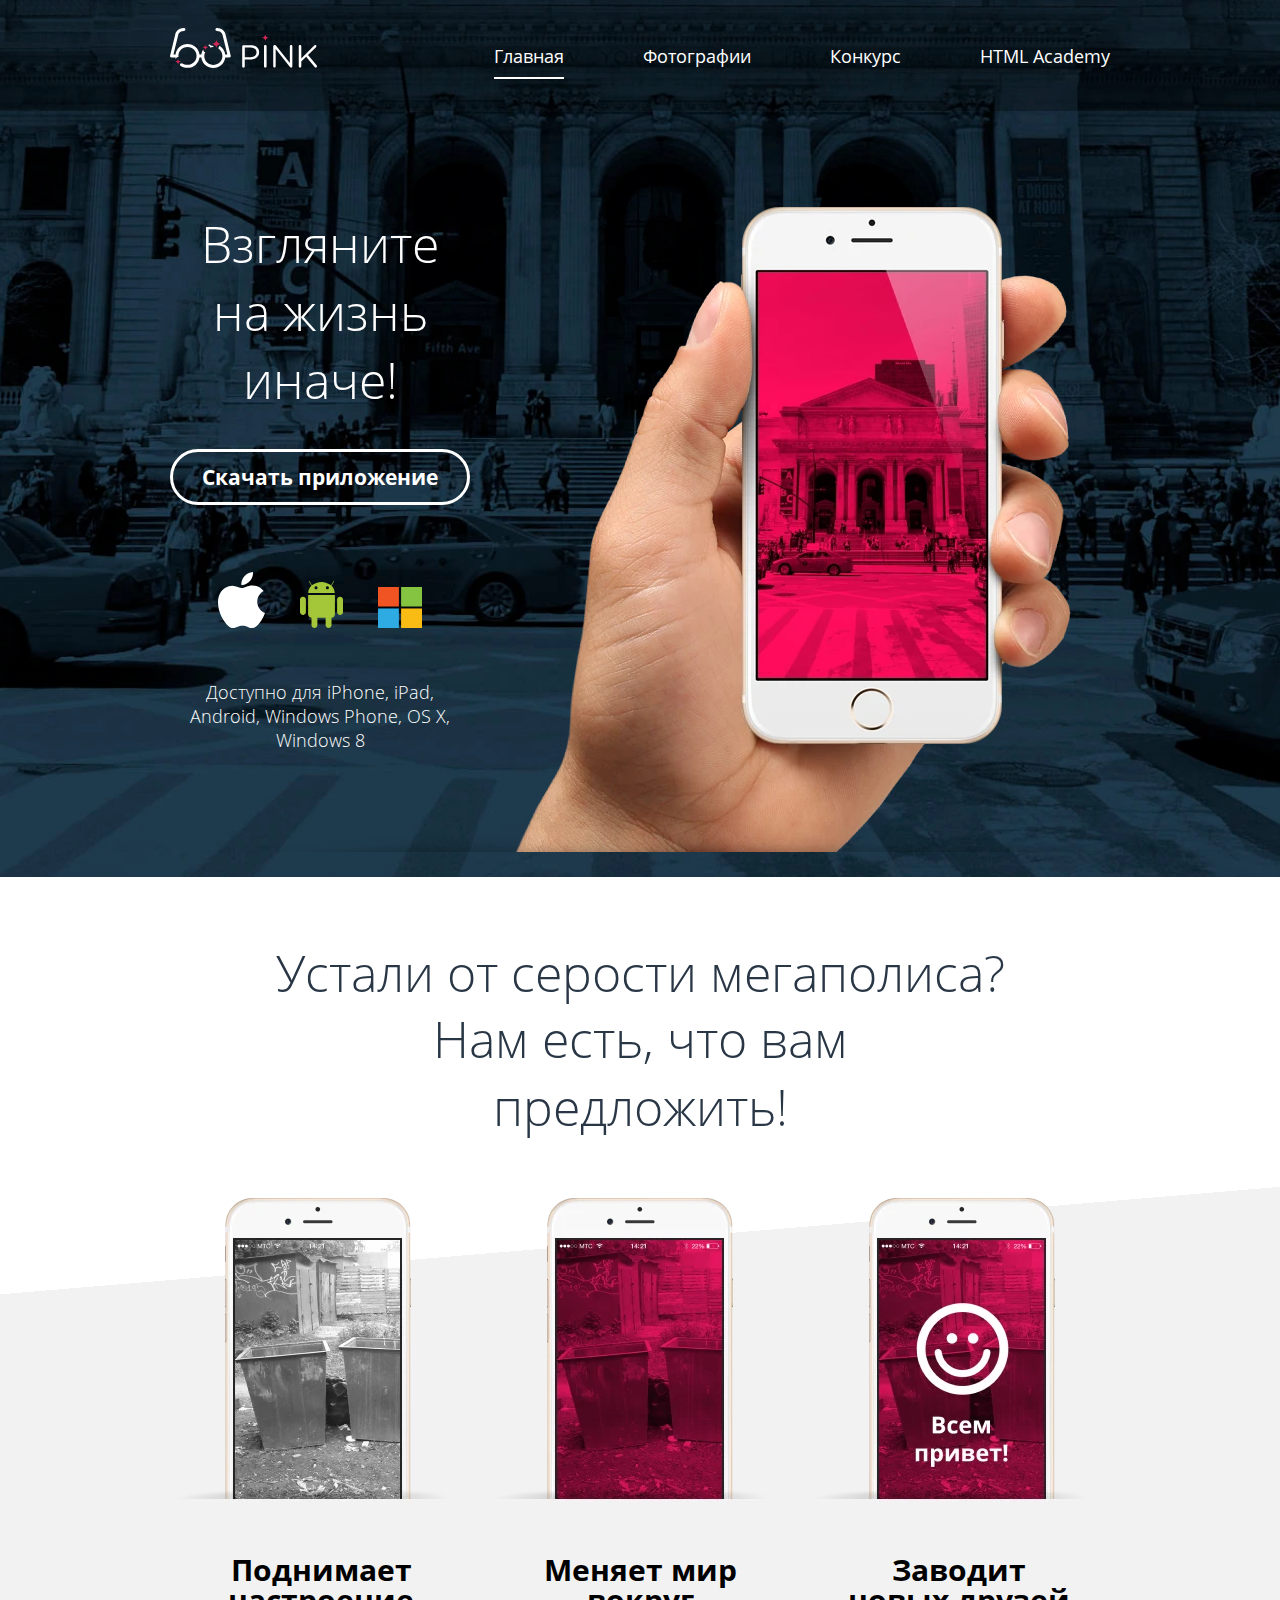
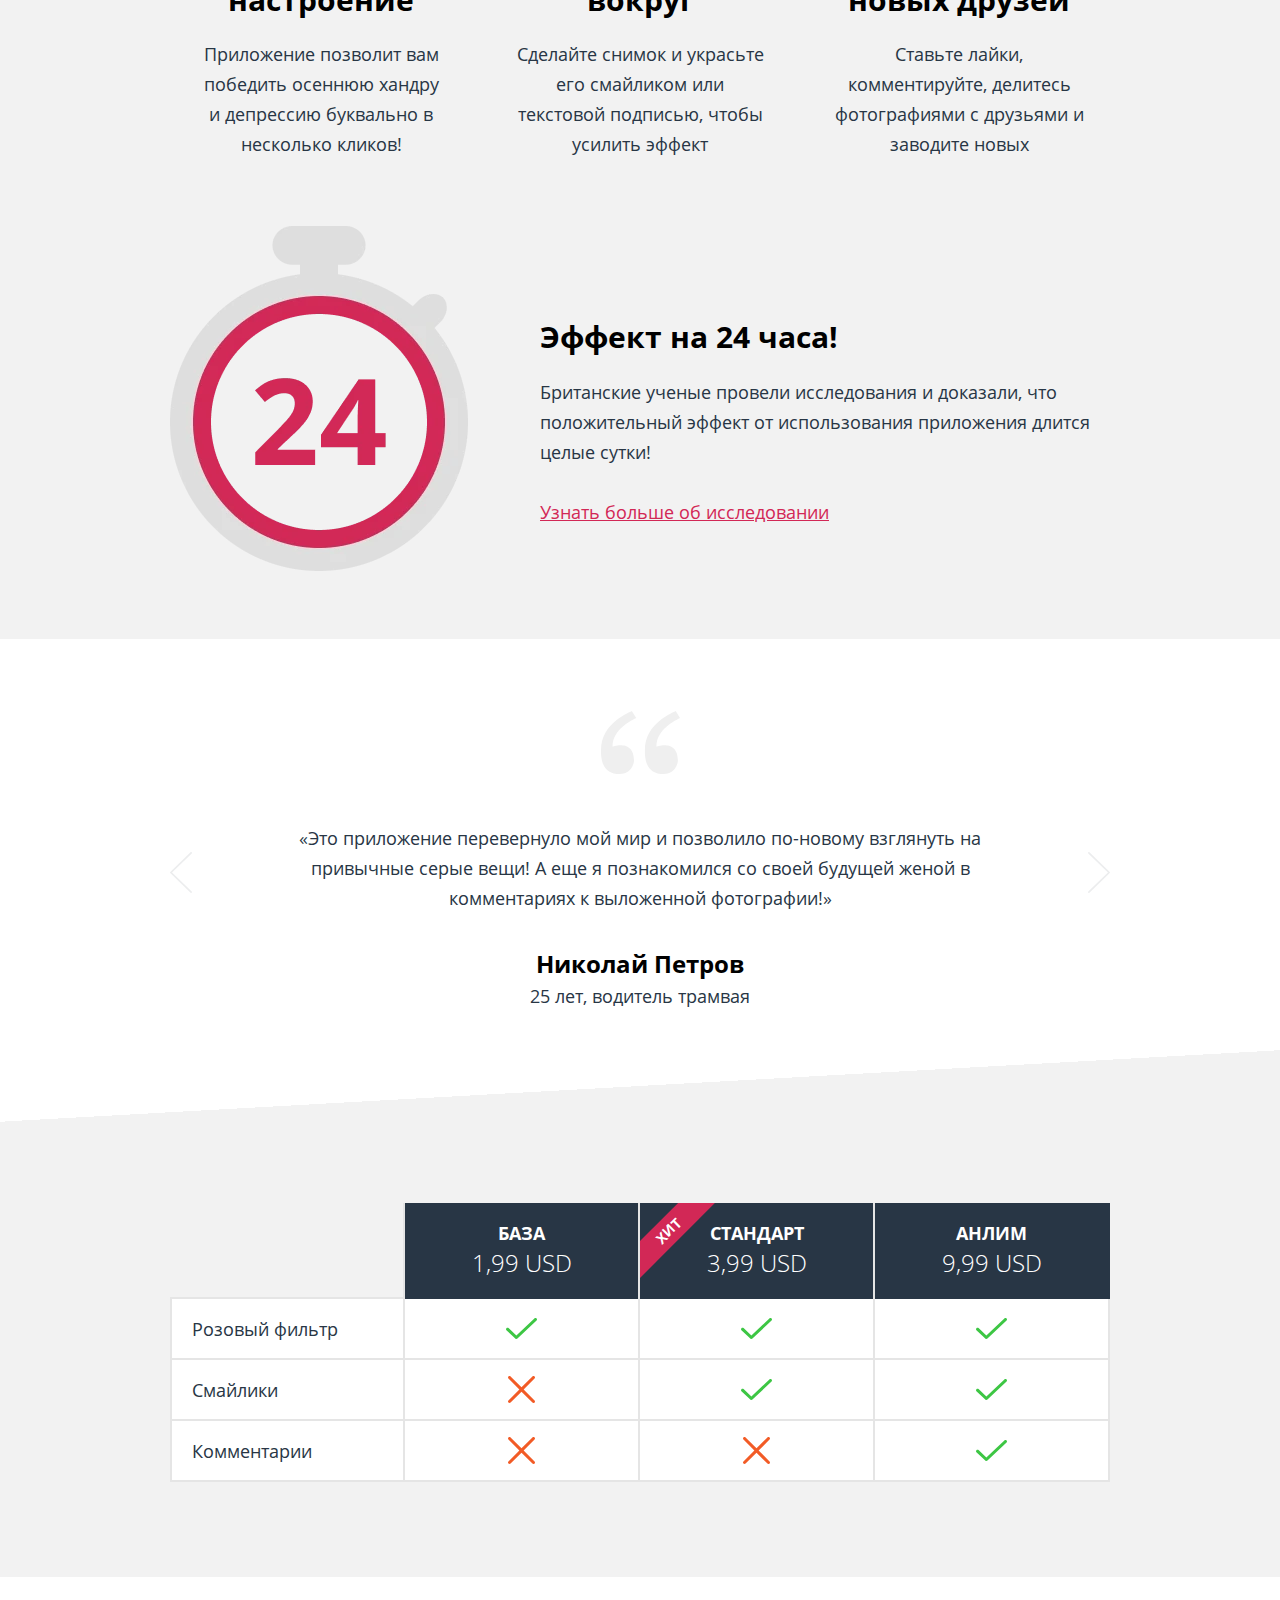
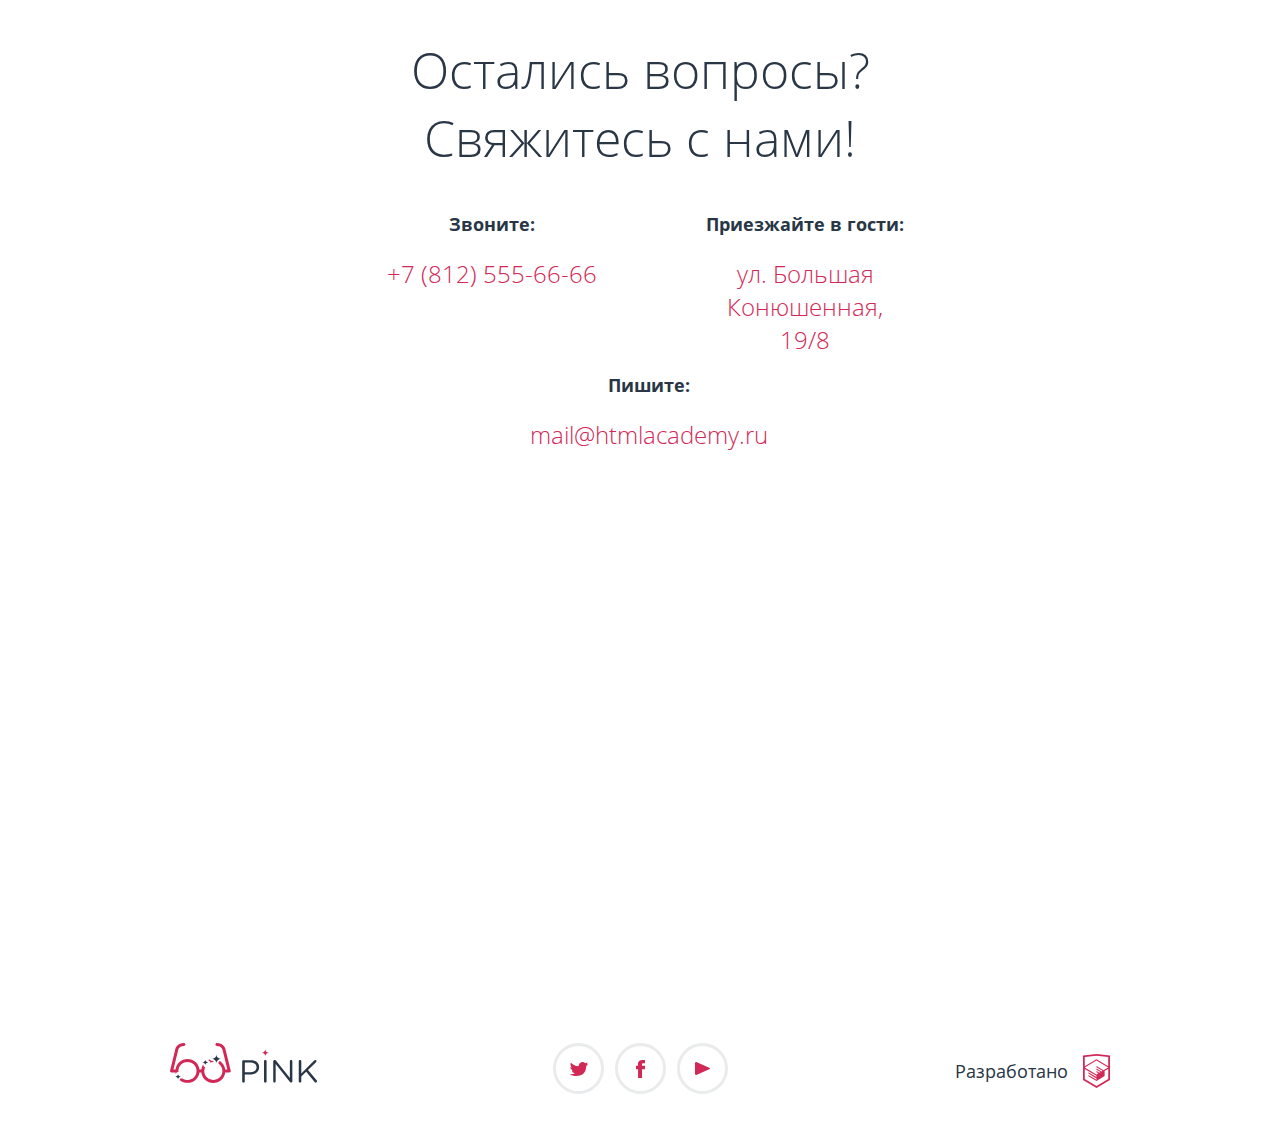
<file: index.html>
<!DOCTYPE html><html class="page" lang="ru"><head><meta charset="utf-8"><meta name="viewport" content="width=device-width,initial-scale=1"><meta name="description" content="Сайт Pink, сделанный в рамках практики в HTML Academy"><title>Приложение PINK: взгляните на жизнь иначе!</title><link rel="stylesheet" href="./css/style.min.css"><link rel="preload" href="./fonts/opensanslight.woff2" as="font" type="font/woff2"><link rel="preload" href="./fonts/opensans.woff2" as="font" type="font/woff2"><link rel="preload" href="./fonts/opensansbold.woff2" as="font" type="font/woff2"><link rel="preload" href="./fonts/opensanslight.woff" as="font" type="font/woff"><link rel="preload" href="./fonts/opensans.woff" as="font" type="font/woff"><link rel="preload" href="./fonts/opensansbold.woff" as="font" type="font/woff"><link rel="icon" href="./favicon.ico"><link rel="icon" href="./img/favicon/favicon-32x32.svg" type="image/svg+xml"><link rel="apple-touch-icon" href="./img/favicon/apple-icon-180x180.png"><link rel="manifest" href="./manifest.webmanifest"><script src="https://api-maps.yandex.ru/2.1/?apikey=5ce8f690-7242-4d04-9e22-237cbbbd8154&lang=ru_RU"></script></head><body class="page__body"><div class="page__svg-sprite sr-only"><!-- inject:svg --><!-- endinject --></div><header class="page__header page-header"><nav class="page-header__nav"><div class="page-header__wrapper"><a class="page-header__logo logo-header" href="#"><span class="visually-hidden">Логотип сайта.</span> <svg class="logo-header__sign" width="74" height="23"><use xlink:href="./img/sprite.svg#logo-header-sign"></use></svg> <svg class="logo-header__image" width="145" height="40"><use xlink:href="./img/sprite.svg#logo-header-image"></use></svg> <svg class="logo-header__decorated" width="147" height="40"><use class="logo-header__decorated" xlink:href="./img/sprite.svg#logo-header-decorated"></use></svg> </a><button class="page-header__toggler" type="button"><span class="visually-hidden">Открыть меню.</span></button><ul class="page-header__list site-menu"><li class="site-menu__item site-menu__item--active"><a class="site-menu__link" href="./index.html">Главная</a></li><li class="site-menu__item"><a class="site-menu__link" href="./catalog.html">Фотографии</a></li><li class="site-menu__item"><a class="site-menu__link" href="./form.html">Конкурс</a></li><li class="site-menu__item"><a class="site-menu__link" href="https://htmlacademy.ru/">HTML Academy</a></li></ul></div></nav><div class="page-header__promo promo container"><div class="promo__wrapper"><h1 class="visually-hidden">Приложение PINK.</h1><p class="promo__heading page-main__heading">Взгляните на жизнь иначе!</p><picture><source type="image/webp" media="(min-width: 1000px)" srcset="./img/background/phone-background-large.webp, img/background/phone-background-large@2x.webp 2x"><source type="image/webp" media="(min-width: 660px)" srcset="./img/background/phone-background-medium.webp, img/background/phone-background-medium@2x.webp 2x"><source type="image/webp" srcset="./img/background/phone-background-small.webp, img/background/phone-background-small@2x.webp 2x"><source type="image/png" media="(min-width: 1000px)" srcset="./img/background/phone-background-large.png, img/background/phone-background-large@2x.png 2x"><source type="image/png" media="(min-width: 660px)" srcset="./img/background/phone-background-medium.png, img/background/phone-background-medium@2x.png 2x"><img class="promo__image" src="./img/background/phone-background-small.png" srcset="./img/background/phone-background-small@2x.png 2x" alt="Вид здания на экране смартфона в розовом цвете" width="320" height="286"></picture></div></div><div class="page-header__download download container"><div class="download__wrapper"><a class="download__button button button--secondary" href="#">Скачать приложение</a><ul class="download__list"><li class="download__item"><a class="download__link download__link--ios" href="#" download="#"><img src="./img/icons/apple-app-icon.svg" alt="" width="47" height="56"> <span class="visually-hidden">Скачать приложение для IOS.</span></a></li><li class="download__item"><a class="download__link download__link--android" href="#" download="#"><img src="./img/icons/android-app-icon.svg" alt="" width="43" height="47"> <span class="visually-hidden">Скачать приложение для Android.</span></a></li><li class="download__item"><a class="download__link download__link--windows" href="#" download="#"><img src="./img/icons/microsoft-app-icon.svg" alt="" width="44" height="41"> <span class="visually-hidden">Скачать приложение для Windows.</span></a></li></ul><p class="download__text">Доступно для iPhone, iPad, Android, Windows Phone, OS X, Windows 8</p></div></div></header><main class="page__main page-main"><section class="page-main__section page-main__advantages advantages"><h2 class="visually-hidden">Преимущества Pink</h2><div class="page-main__heading advantages__heading"><div class="advantages__heading-container container"><div class="advantages__heading-text advantages__heading-text-first">Устали от серости мегаполиса?</div><div class="advantages__heading-text advantages__heading-text-second">Нам есть, что вам предложить!</div></div></div><div class="advantages__wrapper"><div class="advantages__container container"><div class="advantages__inner"><ul class="advantages__list"><li class="advantages__item"><picture class="advantages__item-picture"><source type="image/webp" srcset="./img/index/iphones/iphone-grey.webp, img/index/iphones/iphone-grey@2x.webp 2x"><img class="advantages__item-img" src="./img/index/iphones/iphone-grey.png" srcset="./img/index/iphones/iphone-grey@2x.png 2x" alt="Фото мусорки с серым фильтром на экране айфона" width="308" height="490"></picture><h3 class="advantages__title">Поднимает настроение</h3><p class="advantages__text">Приложение позволит вам победить осеннюю хандру и депрессию буквально в несколько кликов!</p></li><li class="advantages__item"><picture class="advantages__item-picture"><source type="image/webp" srcset="./img/index/iphones/iphone-pink.webp, img/index/iphones/iphone-pink@2x.webp 2x"><img class="advantages__item-img" src="./img/index/iphones/iphone-pink.png" srcset="./img/index/iphones/iphone-pink@2x.png 2x" alt="Фото мусорки с розовым фильтром на экране айфона" width="308" height="490"></picture><h3 class="advantages__title">Меняет мир вокруг</h3><p class="advantages__text">Сделайте снимок и украсьте его смайликом или текстовой подписью, чтобы усилить эффект</p></li><li class="advantages__item"><picture class="advantages__item-picture"><source type="image/webp" srcset="./img/index/iphones/iphone-hello.webp, img/index/iphones/iphone-hello@2x.webp 2x"><img class="advantages__item-img" src="./img/index/iphones/iphone-hello.png" srcset="./img/index/iphones/iphone-hello@2x.png 2x" alt="Фото мусорки с розовым фильтром на экране айфона, приветсвенной надписью и смайликом" width="308" height="490"></picture><h3 class="advantages__title">Заводит новых друзей</h3><p class="advantages__text">Ставьте лайки, комментируйте, делитесь фотографиями с друзьями и заводите новых</p></li></ul><picture class="advantages__image-wrapper"><source type="image/webp" media="(min-width: 660px)" srcset="./img/index/iphones/iphone-hello-medium.webp, img/index/iphones/iphones/iphone-hello-medium@2x.webp 2x"><source type="image/webp" srcset="./img/index/iphones/iphone-hello-small.webp, img/index/iphones/iphones/iphone-hello-small@2x.webp 2x"><source type="image/png" media="(min-width: 660px)" srcset="./img/index/iphones/iphone-hello-medium.png, img/index/iphones/iphones/iphone-hello-medium@2x.png 2x"><img class="advantages__image" src="./img/index/iphones/iphone-hello-small.png" srcset="./img/index/iphones/iphones/iphone-hello-small@2x.png 2x" alt="Экран айфона со смайликом улыбки и приветствием на розовом фоне" width="157" height="320"></picture></div><div class="advantages__effect effect"><div class="effect__image"></div><div class="effect__wrapper"><h3 class="effect__title">Эффект на 24 часа!</h3><p class="effect__text">Британские ученые провели исследования и доказали, что положительный эффект от использования приложения длится целые сутки!</p><a class="effect__link" href="#">Узнать больше об исследовании</a></div></div></div></div></section><div class="page-main__wrapper"><section class="page-main__section reviews"><h2 class="visually-hidden">Отзывы.</h2><div class="reviews__wrapper container"><ol class="reviews__list"><li class="reviews__item review reviews__item--active" data-name="reviewsSlide1"><p class="review__author-name">Николай Петров</p><blockquote class="review__text">«Это приложение перевернуло мой мир и позволило по-новому взглянуть на привычные серые вещи! А еще я познакомился со своей будущей женой в комментариях к выложенной фотографии!»</blockquote><p class="review__author-description">25 лет, водитель трамвая</p></li><li class="reviews__item review" data-name="reviewsSlide2"><p class="review__author-name">Иван Иванов</p><blockquote class="review__text">«Это приложение перевернуло мой мир и позволило по-новому взглянуть на привычные серые вещи! А еще я познакомился со своей будущей женой в комментариях к выложенной фотографии!»</blockquote><p class="review__author-description">25 лет, водитель трамвая</p></li><li class="reviews__item review" data-name="reviewsSlide3"><p class="review__author-name">Василий Васильев</p><blockquote class="review__text">«Это приложение перевернуло мой мир и позволило по-новому взглянуть на привычные серые вещи! А еще я познакомился со своей будущей женой в комментариях к выложенной фотографии!»</blockquote><p class="review__author-description">25 лет, водитель трамвая</p></li></ol><aside class="reviews__toggles toggles toggles--reviews"><button class="toggles__button toggles__button--reviews--active" type="button" data-name="reviewsSlide1"><span class="visually-hidden">Первый отзыв.</span></button> <button class="toggles__button" type="button" data-name="reviewsSlide2"><span class="visually-hidden">Второй отзыв.</span></button> <button class="toggles__button" type="button" data-name="reviewsSlide3"><span class="visually-hidden">Третий отзыв.</span></button></aside><div class="reviews__arrows"><a class="reviews__arrow reviews__arrow--left" href="#"><svg width="22" height="41"><use xlink:href="./img/sprite.svg#left-arrow"></use></svg> <span class="visually-hidden">Предыдущий отзыв.</span> </a><a class="reviews__arrow reviews__arrow--right" href="#"><svg width="22" height="41"><use xlink:href="./img/sprite.svg#left-arrow"></use></svg> <span class="visually-hidden">Следующий отзыв.</span></a></div></div></section><section class="page-main__section rates"><h2 class="visually-hidden">Тарифы.</h2><div class="rates__wrapper container"><ol class="rates__list"><li class="rate rate--list"><div class="rate__title"><div class="rate__title-wrapper"><span class="rate__hit">Хит</span> <span class="rate__name">База</span> <span class="rate__price">1,99 USD</span></div></div><div class="rate__point">Розовый фильтр</div><div class="rate__point">Смайлики</div><div class="rate__point">Комментарии</div></li><li class="rates__item rate" data-name="ratesSlide1"><div class="rate__title"><div class="rate__title-wrapper"><span class="rate__hit">Хит</span> <span class="rate__name">База</span> <span class="rate__price">1,99 USD</span></div></div><div class="rate__point-wrapper"><div class="rate__point rate__point--yes"><span class="rate__point-text">Розовый фильтр</span> <span class="rate__point-sign"><span class="visually-hidden">Да</span></span></div><div class="rate__point rate__point--no"><span class="rate__point-text">Смайлики</span> <span class="rate__point-sign"><span class="visually-hidden">Нет</span></span></div><div class="rate__point rate__point--no"><span class="rate__point-text">Комментарии</span> <span class="rate__point-sign"><span class="visually-hidden">Нет</span></span></div></div></li><li class="rates__item rates__item--active rate rate--hit" data-name="ratesSlide2"><div class="rate__title"><div class="rate__title-wrapper"><span class="rate__hit">Хит</span> <span class="rate__name">Стандарт</span> <span class="rate__price">3,99 USD</span></div></div><div class="rate__point-wrapper"><div class="rate__point rate__point--yes"><span class="rate__point-text">Розовый фильтр</span> <span class="rate__point-sign"><span class="visually-hidden">Да</span></span></div><div class="rate__point rate__point--yes"><span class="rate__point-text">Смайлики</span> <span class="rate__point-sign"><span class="visually-hidden">Нет</span></span></div><div class="rate__point rate__point--no"><span class="rate__point-text">Комментарии</span> <span class="rate__point-sign"><span class="visually-hidden">Нет</span></span></div></div></li><li class="rates__item rate" data-name="ratesSlide3"><div class="rate__title"><div class="rate__title-wrapper"><span class="rate__hit">Хит</span> <span class="rate__name">АНЛИМ</span> <span class="rate__price">9,99 USD</span></div></div><div class="rate__point-wrapper"><div class="rate__point rate__point--yes"><span class="rate__point-text">Розовый фильтр</span> <span class="rate__point-sign"><span class="visually-hidden">Да</span></span></div><div class="rate__point rate__point--yes"><span class="rate__point-text">Смайлики</span> <span class="rate__point-sign"><span class="visually-hidden">Нет</span></span></div><div class="rate__point rate__point--yes"><span class="rate__point-text">Комментарии</span> <span class="rate__point-sign"><span class="visually-hidden">Нет</span></span></div></div></li></ol><aside class="rates__toggles toggles toggles--rates"><button class="toggles__button" type="button" data-name="ratesSlide1"><span class="visually-hidden">Первый тариф.</span></button> <button class="toggles__button toggles__button--rates--active" type="button" data-name="ratesSlide2"><span class="visually-hidden">Второй тариф.</span></button> <button class="toggles__button" type="button" data-name="ratesSlide3"><span class="visually-hidden">Третий тариф.</span></button></aside></div><div class="rates__table rates-table"><table class="rates-table__wrapper container"><thead class="rates-table__title-wrapper"><th class="rates-table__title rates-table__title--first rates-table__title--first--bottom"></th><th class="rates-table__title"><div class="rates-table__title-content"><span class="rates-table__hit">Хит</span> <span class="rates-table__title-name">База</span> <span class="rates-table__title-price">1,99 USD</span></div></th><th class="rates-table__title rates-tablet__title--hit"><div class="rates-table__title-content"><span class="rates-table__hit">Хит</span> <span class="rates-table__title-name">Стандарт</span> <span class="rates-table__title-price">3,99 USD</span></div></th><th class="rates-table__title"><div class="rates-table__title-content"><span class="rates-table__hit">Хит</span> <span class="rates-table__title-name">Анлим</span> <span class="rates-table__title-price">9,99 USD</span></div></th></thead><tbody class="rates-table__table-body"><tr><td class="rates-table__cell rates-table__cell--first">Розовый фильтр</td><td class="rates-table__cell"><div class="rates-table__sign rates-table__sign--yes"><span class="visually-hidden">Да</span></div></td><td class="rates-table__cell"><div class="rates-table__sign rates-table__sign--yes"><span class="visually-hidden">Да</span></div></td><td class="rates-table__cell"><div class="rates-table__sign rates-table__sign--yes"><span class="visually-hidden">Да</span></div></td></tr><tr><td class="rates-table__cell rates-table__cell--first">Смайлики</td><td class="rates-table__cell"><div class="rates-table__sign rates-table__sign--no"><span class="visually-hidden">Нет</span></div></td><td class="rates-table__cell"><div class="rates-table__sign rates-table__sign--yes"><span class="visually-hidden">Да</span></div></td><td class="rates-table__cell"><div class="rates-table__sign rates-table__sign--yes"><span class="visually-hidden">Да</span></div></td></tr><tr><td class="rates-table__cell rates-table__cell--first">Комментарии</td><td class="rates-table__cell"><div class="rates-table__sign rates-table__sign--no"><span class="visually-hidden">Нет</span></div></td><td class="rates-table__cell"><div class="rates-table__sign rates-table__sign--no"><span class="visually-hidden">Нет</span></div></td><td class="rates-table__cell"><div class="rates-table__sign rates-table__sign--yes"><span class="visually-hidden">Да</span></div></td></tr></tbody></table></div></section></div><footer class="page-main__footer contacts"><div class="contacts__wrapper container"><h2 class="page-main__heading contacts__heading">Остались вопросы? Свяжитесь с нами!</h2><ul class="contacts__list"><li class="contacts__item"><p class="contacts__title">Звоните:</p><a class="contacts__link" href="tel:+78125556666">+7 (812) 555-66-66</a></li><li class="contacts__item contacts__item--adress"><p class="contacts__title">Приезжайте в гости:</p><a class="contacts__link" href="#"><address>ул. Большая Конюшенная, 19/8</address></a></li><li class="contacts__item"><p class="contacts__title">Пишите:</p><a class="contacts__link" href="malito:mail@htmlacademy.ru">mail@htmlacademy.ru</a></li></ul></div><div class="contacts__triangle"></div><div class="contacts__map" loading="lazy" id="map"></div></footer></main><footer class="page__footer page-footer"><div class="page-footer__wrapper container"><a class="page-footer__logo logo-footer"><span class="visually-hidden">Логотип сайта.</span> <svg class="logo-footer__image" width="145" height="40"><use xlink:href="./img/sprite.svg#logo-footer"></use></svg> <svg class="logo-footer__image-decorated" width="147" height="40"><use xlink:href="./img/sprite.svg#logo-footer-decorated"></use></svg></a><ul class="page-footer__social social"><li class="social__item"><a class="social__link" href="#"><span class="visually-hidden">Twitter.</span> <img class="social__icon" src="./img/icons/twitter.svg" width="18" height="14" alt=""></a></li><li class="social__item"><a class="social__link" href="#"><span class="visually-hidden">Facebook.</span> <img class="social__icon" src="./img/icons/facebook.svg" width="9" height="18" alt=""></a></li><li class="social__item"><a class="social__link" href="#"><span class="visually-hidden">Youtube.</span> <img class="social__icon" src="./img/icons/youtube.svg" width="15" height="13" alt=""></a></li></ul><a class="page-footer__developer developer" href="https://htmlacademy.ru/intensive/adaptive"><span class="visually-hidden">Разработано в HTML Academy.</span> Разработано <svg class="developer__image" width="27" height="34"><use xlink:href="./img/sprite.svg#logo-html"></use></svg></a></div></footer><script src="./js/app.min.js"></script></body></html>
</file>
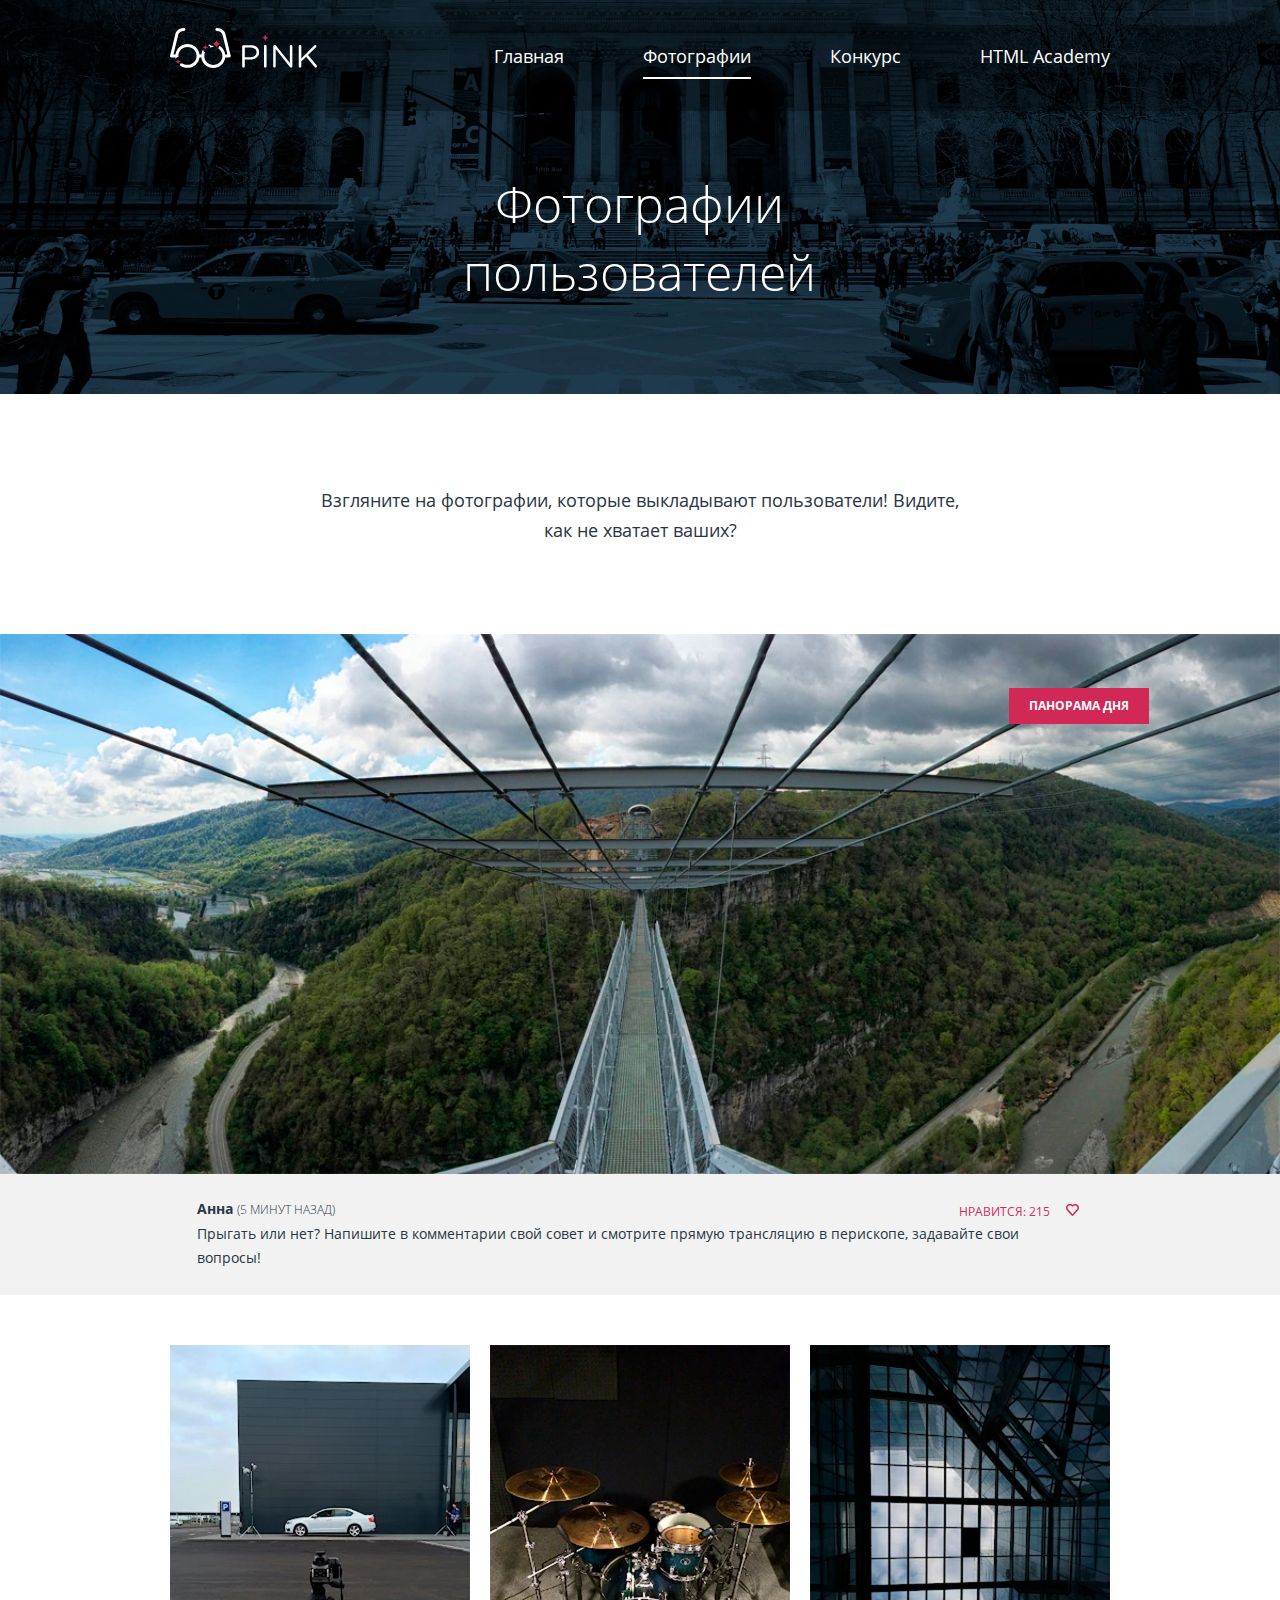
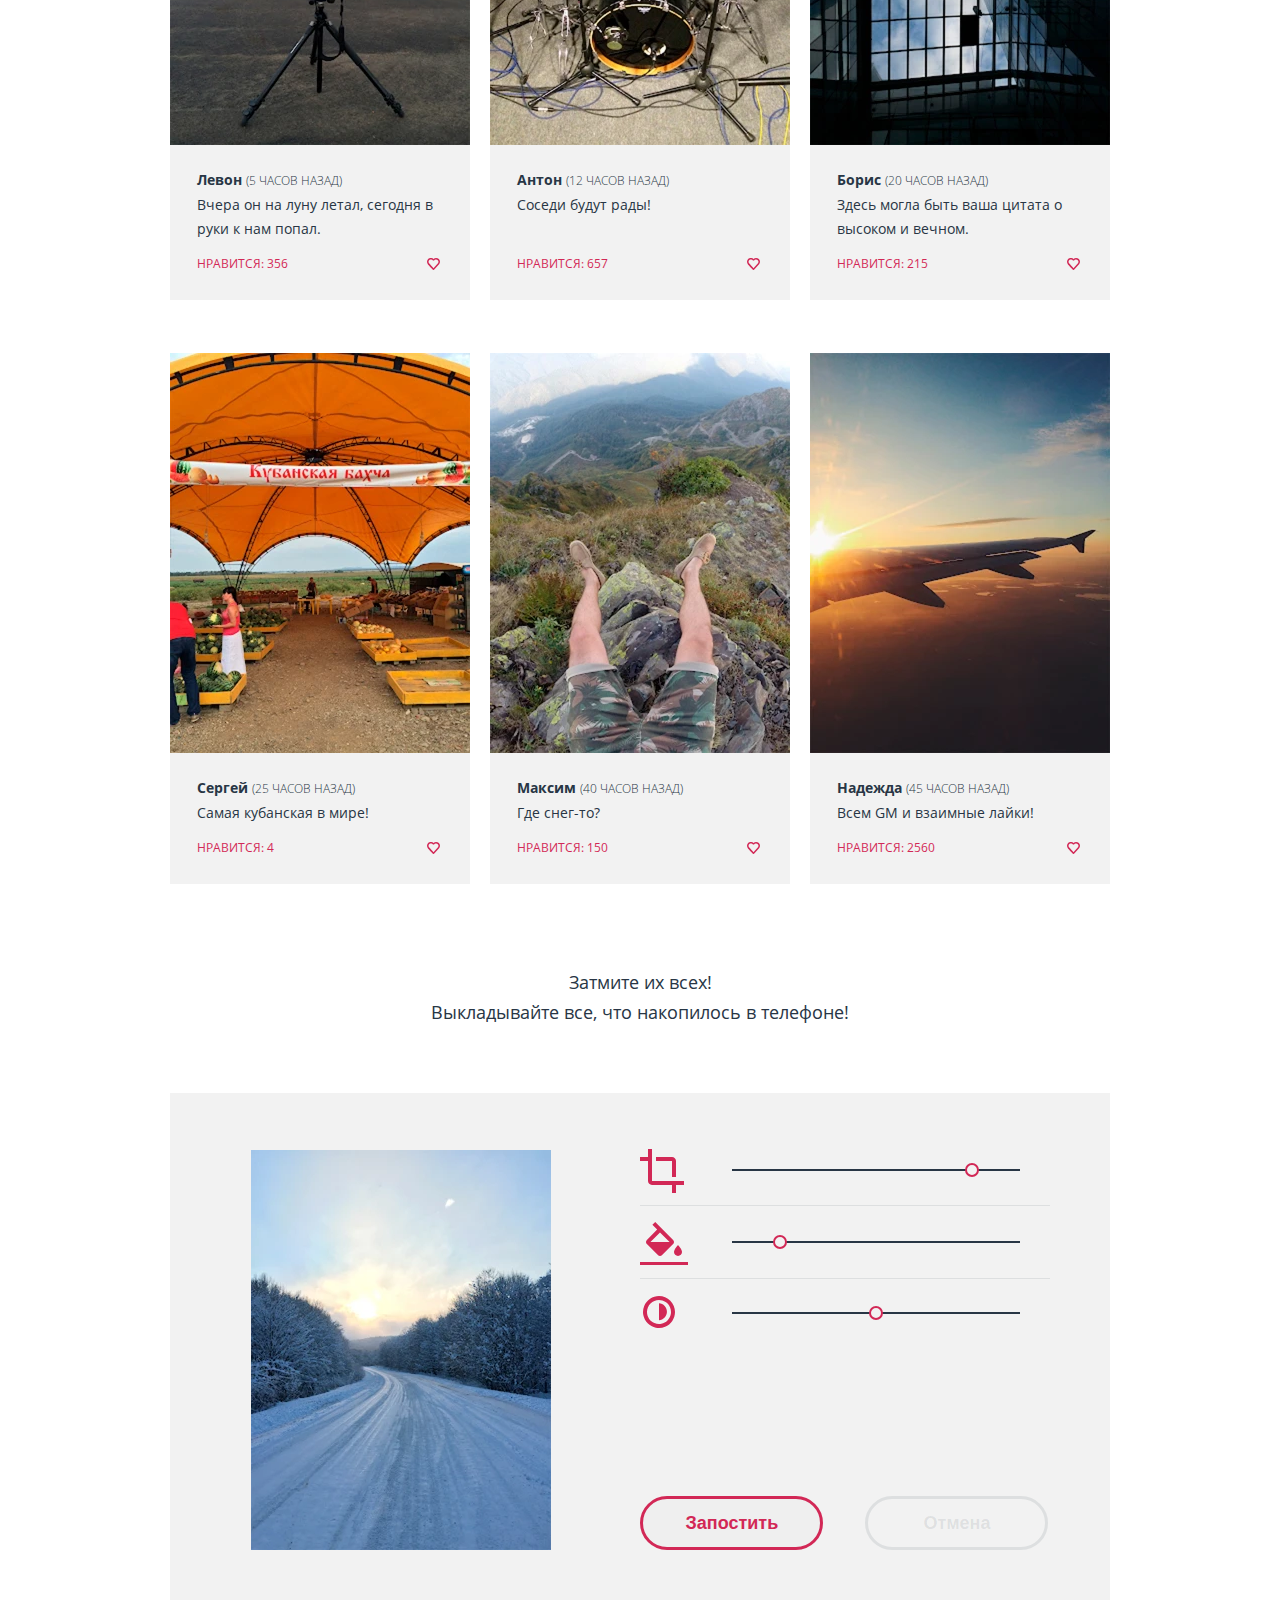
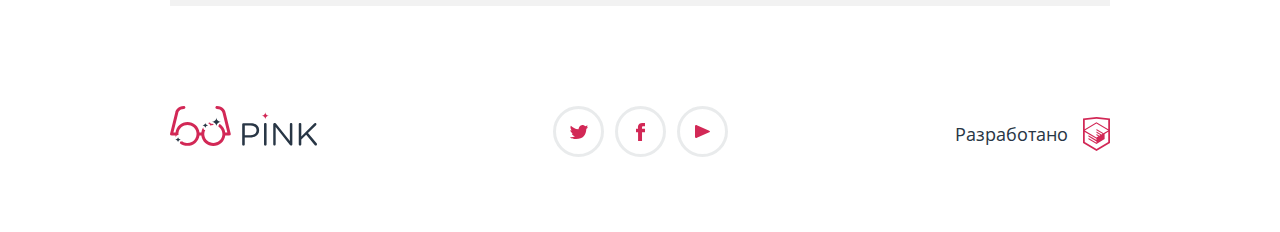
<file: catalog.html>
<!DOCTYPE html><html class="page" lang="ru"><head><meta charset="UTF-8"><meta name="viewport" content="width=device-width,initial-scale=1"><meta name="description" content="Сайт Pink, сделанный в рамках практики в HTML Academy"><title>Приложение Pink: Фотографии пользователей</title><link rel="stylesheet" href="./css/style.min.css"><link rel="preload" href="./fonts/opensanslight.woff2" as="font" type="font/woff2"><link rel="preload" href="./fonts/opensans.woff2" as="font" type="font/woff2"><link rel="preload" href="./fonts/opensansbold.woff2" as="font" type="font/woff2"><link rel="preload" href="./fonts/opensanslight.woff" as="font" type="font/woff"><link rel="preload" href="./fonts/opensans.woff" as="font" type="font/woff"><link rel="preload" href="./fonts/opensansbold.woff" as="font" type="font/woff"><link rel="icon" href="./favicon.ico"><link rel="icon" href="./img/favicon/favicon-32x32.svg" type="image/svg+xml"><link rel="apple-touch-icon" href="./img/favicon/apple-icon-180x180.png"><link rel="manifest" href="./manifest.webmanifest"></head><body class="page__body"><div class="page__svg-sprite sr-only"><!-- inject:svg --><!-- endinject --></div><header class="page__header page-header page-header--catalog"><nav class="page-header__nav"><div class="page-header__wrapper"><a class="page-header__logo logo-header" href="./index.html"><span class="visually-hidden">Логотип сайта.</span> <svg class="logo-header__sign" width="74" height="23"><use xlink:href="./img/sprite.svg#logo-header-sign"></use></svg> <svg class="logo-header__image" width="145" height="40"><use xlink:href="./img/sprite.svg#logo-header-image"></use></svg> <svg class="logo-header__decorated" width="147" height="40"><use class="logo-header__decorated" xlink:href="./img/sprite.svg#logo-header-decorated"></use></svg> </a><button class="page-header__toggler" type="button"><span class="visually-hidden">Открыть меню</span></button><ul class="page-header__list site-menu"><li class="site-menu__item"><a class="site-menu__link" href="./index.html">Главная</a></li><li class="site-menu__item site-menu__item--active"><a class="site-menu__link" href="./catalog.html">Фотографии</a></li><li class="site-menu__item"><a class="site-menu__link" href="./form.html">Конкурс</a></li><li class="site-menu__item"><a class="site-menu__link" href="https://htmlacademy.ru/">HTML Academy</a></li></ul></div></nav><div class="page-header__promo promo container"><h1 class="promo__heading page-main__heading">Фотографии пользователей</h1></div></header><main class="page__main page-main"><section class="page__main-section post-list"><h2 class="visually-hidden">Список фотографий с подписями</h2><div class="post-list__subheading-container container"><p class="page-main__subheading post-list__subheading">Взгляните на фотографии, которые выкладывают пользователи!<br>Видите, как не хватает ваших?</p></div><div class="post-list__item post post--panorama"><picture><source type="image/webp" media="(min-width: 1000px)" srcset="./img/catalog/post-1-large.webp, img/catalog/post-1-large@2x.webp 2x"><source type="image/webp" media="(min-width: 660px)" srcset="./img/catalog/post-1-medium.webp, img/catalog/post-1-medium@2x.webp 2x"><source type="image/webp" srcset="./img/catalog/post-1.webp, img/catalog/post-1@2x.webp 2x"><source type="image/jpg" media="(min-width: 1000px)" srcset="./img/catalog/post-1-large.jpg, img/catalog/post-1-large@2x.jpg 2x"><source type="image/jpg" media="(min-width: 660px)" srcset="./img/catalog/post-1-medium.jpg, img/catalog/post-1-medium@2x.jpg 2x"><img class="post__img" src="./img/catalog/post-1.jpg" srcset="./img/catalog/post-1@2x.jpg 2x" alt="Вид на мост, с которого можно прыгнуть" width="320" height="137"></picture><p class="post__panorama-mark">Панорама дня</p><div class="post__panorama-container container"><div class="post__wrapper post__wrapper--panorama"><p class="post__author">Анна <span class="post__time">(5 минут назад)</span></p><p class="post__text">Прыгать или нет? Напишите в комментарии свой совет и смотрите прямую трансляцию в перископе, задавайте свои вопросы!</p><div class="post__like-container"><button class="post__like" type="button"><span class="visually-hidden">Лайкнуть пост</span></button><p class="post__amount-likes">Нравится: 215</p></div></div></div></div><div class="post-list__container container"><div class="post-list__item post"><div class="post__wrapper"><picture><source type="image/webp" media="(min-width: 1000px)" srcset="./img/catalog/post-2-large.webp, img/catalog/post-2-large@2x.webp 2x"><source type="image/webp" media="(min-width: 660px)" srcset="./img/catalog/post-2-medium.webp, img/catalog/post-2-medium@2x.webp 2x"><source type="image/webp" srcset="./img/catalog/post-2.webp, img/catalog/post-2@2x.webp 2x"><source type="image/jpg" media="(min-width: 1000px)" srcset="./img/catalog/post-2-large.jpg, img/catalog/post-2-large@2x.jpg 2x"><source type="image/jpg" media="(min-width: 660px)" srcset="./img/catalog/post-2-medium.jpg, img/catalog/post-2-medium@2x.jpg 2x"><img class="post__img" src="./img/catalog/post-2.jpg" srcset="./img/catalog/post-2@2x.jpg 2x" alt="Съёмка белой машины" width="280" height="180"></picture><p class="post__author">Левон <span class="post__time">(5 часов назад)</span></p><p class="post__text">Вчера он на луну летал, сегодня в руки к нам попал.</p></div><div class="post__like-container"><button class="post__like" type="button"><span class="visually-hidden">Лайкнуть пост</span></button><p class="post__amount-likes">Нравится: 356</p></div></div><div class="post-list__item post"><div class="post__wrapper"><picture><source type="image/webp" media="(min-width: 1000px)" srcset="./img/catalog/post-3-large.webp, img/catalog/post-3-large@2x.webp 2x"><source type="image/webp" media="(min-width: 660px)" srcset="./img/catalog/post-3-medium.webp, img/catalog/post-3-medium@2x.webp 2x"><source type="image/webp" srcset="./img/catalog/post-3.webp, img/catalog/post-3@2x.webp 2x"><source type="image/jpg" media="(min-width: 1000px)" srcset="./img/catalog/post-3-large.jpg, img/catalog/post-3-large@2x.jpg 2x"><source type="image/jpg" media="(min-width: 660px)" srcset="./img/catalog/post-3-medium.jpg, img/catalog/post-3-medium@2x.jpg 2x"><img class="post__img" src="./img/catalog/post-3.jpg" srcset="./img/catalog/post-3@2x.jpg 2x" alt="Съёмка белой машины" width="280" height="180"></picture><p class="post__author">Антон <span class="post__time">(12 часов назад)</span></p><p class="post__text">Соседи будут рады!</p></div><div class="post__like-container"><button class="post__like" type="button"><span class="visually-hidden">Лайкнуть пост</span></button><p class="post__amount-likes">Нравится: 657</p></div></div><div class="post-list__item post"><div class="post__wrapper"><picture><source type="image/webp" media="(min-width: 1000px)" srcset="./img/catalog/post-4-large.webp, img/catalog/post-4-large@2x.webp 2x"><source type="image/webp" media="(min-width: 660px)" srcset="./img/catalog/post-4-medium.webp, img/catalog/post-4-medium@2x.webp 2x"><source type="image/webp" srcset="./img/catalog/post-4.webp, img/catalog/post-4@2x.webp 2x"><source type="image/jpg" media="(min-width: 1000px)" srcset="./img/catalog/post-4-large.jpg, img/catalog/post-4-large@2x.jpg 2x"><source type="image/jpg" media="(min-width: 660px)" srcset="./img/catalog/post-4-medium.jpg, img/catalog/post-4-medium@2x.jpg 2x"><img class="post__img" src="./img/catalog/post-4.jpg" srcset="./img/catalog/post-4@2x.jpg 2x" alt="Съёмка белой машины" width="280" height="180"></picture><p class="post__author">Борис <span class="post__time">(20 часов назад)</span></p><p class="post__text">Здесь могла быть ваша цитата о высоком и вечном.</p></div><div class="post__like-container"><button class="post__like" type="button"><span class="visually-hidden">Лайкнуть пост</span></button><p class="post__amount-likes">Нравится: 215</p></div></div><div class="post-list__item post"><div class="post__wrapper"><picture><source type="image/webp" media="(min-width: 1000px)" srcset="./img/catalog/post-5-large.webp, img/catalog/post-5-large@2x.webp 2x"><source type="image/webp" media="(min-width: 660px)" srcset="./img/catalog/post-5-medium.webp, img/catalog/post-5-medium@2x.webp 2x"><source type="image/webp" srcset="./img/catalog/post-5.webp, img/catalog/post-5@2x.webp 2x"><source type="image/jpg" media="(min-width: 1000px)" srcset="./img/catalog/post-5-large.jpg, img/catalog/post-5-large@2x.jpg 2x"><source type="image/jpg" media="(min-width: 660px)" srcset="./img/catalog/post-5-medium.jpg, img/catalog/post-5-medium@2x.jpg 2x"><img class="post__img" src="./img/catalog/post-5.jpg" srcset="./img/catalog/post-5@2x.jpg 2x" alt="Съёмка белой машины" width="280" height="180"></picture><p class="post__author">Сергей <span class="post__time">(25 часов назад)</span></p><p class="post__text">Самая кубанская в мире!</p></div><div class="post__like-container"><button class="post__like" type="button"><span class="visually-hidden">Лайкнуть пост</span></button><p class="post__amount-likes">Нравится: 4</p></div></div><div class="post-list__item post"><div class="post__wrapper"><picture><source type="image/webp" media="(min-width: 1000px)" srcset="./img/catalog/post-6-large.webp, img/catalog/post-6-large@2x.webp 2x"><source type="image/webp" media="(min-width: 660px)" srcset="./img/catalog/post-6-medium.webp, img/catalog/post-6-medium@2x.webp 2x"><source type="image/webp" srcset="./img/catalog/post-6.webp, img/catalog/post-6@2x.webp 2x"><source type="image/jpg" media="(min-width: 1000px)" srcset="./img/catalog/post-6-large.jpg, img/catalog/post-6-large@2x.jpg 2x"><source type="image/jpg" media="(min-width: 660px)" srcset="./img/catalog/post-6-medium.jpg, img/catalog/post-6-medium@2x.jpg 2x"><img class="post__img" src="./img/catalog/post-6.jpg" srcset="./img/catalog/post-6@2x.jpg 2x" alt="Съёмка белой машины" width="280" height="180"></picture><p class="post__author">Максим <span class="post__time">(40 часов назад)</span></p><p class="post__text">Где снег-то?</p></div><div class="post__like-container"><button class="post__like" type="button"><span class="visually-hidden">Лайкнуть пост</span></button><p class="post__amount-likes">Нравится: 150</p></div></div><div class="post-list__item post"><div class="post__wrapper"><picture><source type="image/webp" media="(min-width: 1000px)" srcset="./img/catalog/post-7-large.webp, img/catalog/post-7-large@2x.webp 2x"><source type="image/webp" media="(min-width: 660px)" srcset="./img/catalog/post-7-medium.webp, img/catalog/post-7-medium@2x.webp 2x"><source type="image/webp" srcset="./img/catalog/post-7.webp, img/catalog/post-7@2x.webp 2x"><source type="image/jpg" media="(min-width: 1000px)" srcset="./img/catalog/post-7-large.jpg, img/catalog/post-7-large@2x.jpg 2x"><source type="image/jpg" media="(min-width: 660px)" srcset="./img/catalog/post-7-medium.jpg, img/catalog/post-7-medium@2x.jpg 2x"><img class="post__img" src="./img/catalog/post-7.jpg" srcset="./img/catalog/post-7@2x.jpg 2x" alt="Съёмка белой машины" width="280" height="180"></picture><p class="post__author">Надежда <span class="post__time">(45 часов назад)</span></p><p class="post__text">Всем GM и взаимные лайки!</p></div><div class="post__like-container"><button class="post__like" type="button"><span class="visually-hidden">Лайкнуть пост</span></button><p class="post__amount-likes">Нравится: 2560</p></div></div></div></section><section class="page-main__section your-photo"><h2 class="visually-hidden">Выложите своё фото</h2><div class="your-photo__subheading-container container"><p class="page-main__subheading your-photo__subheading">Затмите их всех!<br>Выкладывайте все, что накопилось в телефоне!</p></div><div class="your-photo__wrapper"><div class="your-photo__container container"><form class="your-photo__form form-editor" method="post" action="https://echo.htmlacademy.ru/"><picture class="form-editor__img-wrapper"><source type="image/webp" media="(min-width: 660px)" srcset="./img/catalog/your-photo-medium.webp, img/catalog/your-photo-medium@2x.webp 2x"><source type="image/webp" srcset="./img/catalog/your-photo.webp, img/catalog/your-photo@2x.webp 2x"><source type="image/jpg" media="(min-width: 660px)" srcset="./img/catalog/your-photo-medium.jpg, img/catalog/your-photo-medium@2x.jpg 2x"><img class="form-editor__img" src="./img/catalog/your-photo.jpg" srcset="./img/catalog/your-photo@2x.jpg 2x" alt="Зимний пейзаж заснеженной дороги" width="280" height="374"></picture><ol class="form-editor__list"><li class="form-editor__item form-editor__item--crop form-editor__item--active" data-name="formEditorSlide1"><div class="form-editor__item-wrapper"><a class="form-editor__link form-editor__link--active" href="#" data-name="formEditorSlide1"><span class="visually-hidden">Иконка обрезания изображения.</span> <svg class="form-editor__icon" width="44" height="44"><use xlink:href="./img/sprite.svg#crop"></use></svg> </a><a class="form-editor__link" href="#" data-name="formEditorSlide2"><span class="visually-hidden">Иконка заливки изображения.</span> <svg class="form-editor__icon" width="48" height="43"><use xlink:href="./img/sprite.svg#fill"></use></svg> </a><a class="form-editor__link" href="#" data-name="formEditorSlide3"><span class="visually-hidden">Иконка контрастности изображения.</span> <svg class="form-editor__icon" width="32" height="32"><use xlink:href="./img/sprite.svg#contrast"></use></svg></a></div><label class="form-editor__scale-wrapper"><input class="form-editor__scale scale" name="switcher-bar" id="switcher-bar-crop" type="range" value="85" min="0" max="100" step="1"></label></li><li class="form-editor__item form-editor__item--fill" data-name="formEditorSlide2"><div class="form-editor__item-wrapper"><a class="form-editor__link" href="#" data-name="formEditorSlide1"><span class="visually-hidden">Иконка обрезания изображения.</span> <svg class="form-editor__icon" width="44" height="44"><use xlink:href="./img/sprite.svg#crop"></use></svg> </a><a class="form-editor__link form-editor__link--active" href="#" data-name="formEditorSlide2"><span class="visually-hidden">Иконка заливки изображения.</span> <svg class="form-editor__icon" width="48" height="43"><use xlink:href="./img/sprite.svg#fill"></use></svg> </a><a class="form-editor__link" href="#" data-name="formEditorSlide3"><span class="visually-hidden">Иконка контрастности изображения.</span> <svg class="form-editor__icon" width="32" height="32"><use xlink:href="./img/sprite.svg#contrast"></use></svg></a></div><label class="form-editor__scale-wrapper"><input class="form-editor__scale scale" name="switcher-bar" id="switcher-bar-fill" type="range" value="15" min="0" max="100" step="1"></label></li><li class="form-editor__item form-editor__item--contrast" data-name="formEditorSlide3"><div class="form-editor__item-wrapper"><a class="form-editor__link" href="#" data-name="formEditorSlide1"><span class="visually-hidden">Иконка обрезания изображения.</span> <svg class="form-editor__icon" width="44" height="44"><use xlink:href="./img/sprite.svg#crop"></use></svg> </a><a class="form-editor__link" href="#" data-name="formEditorSlide2"><span class="visually-hidden">Иконка заливки изображения.</span> <svg class="form-editor__icon" width="48" height="43"><use xlink:href="./img/sprite.svg#fill"></use></svg> </a><a class="form-editor__link form-editor__link--active" href="#" data-name="formEditorSlide3"><span class="visually-hidden">Иконка контрастности изображения.</span> <svg class="form-editor__icon" width="32" height="32"><use xlink:href="./img/sprite.svg#contrast"></use></svg></a></div><label class="form-editor__scale-wrapper"><input class="form-editor__scale scale" name="switcher-bar" id="switcher-bar-contrast" type="range" value="50" min="0" max="100" step="1"></label></li></ol><div class="form-editor__buttons-wrapper"><button class="form-editor__submit button button--standart" type="button">Запостить</button> <button class="form-editor__cancel button button--standart button--cancel" type="reset">Отмена</button></div></form></div></div></section></main><footer class="page__footer page-footer page-footer--catalog"><div class="page-footer__wrapper container"><a class="page-footer__logo logo-footer"><span class="visually-hidden">Логотип сайта.</span> <svg class="logo-footer__image" width="145" height="40"><use xlink:href="./img/sprite.svg#logo-footer"></use></svg> <svg class="logo-footer__image-decorated" width="147" height="40"><use xlink:href="./img/sprite.svg#logo-footer-decorated"></use></svg></a><ul class="page-footer__social social"><li class="social__item"><a class="social__link" href="#"><span class="visually-hidden">Twitter.</span> <img class="social__icon" src="./img/icons/twitter.svg" width="18" height="14" alt=""></a></li><li class="social__item"><a class="social__link" href="#"><span class="visually-hidden">Facebook.</span> <img class="social__icon" src="./img/icons/facebook.svg" width="9" height="18" alt=""></a></li><li class="social__item"><a class="social__link" href="#"><span class="visually-hidden">Youtube.</span> <img class="social__icon" src="./img/icons/youtube.svg" width="15" height="13" alt=""></a></li></ul><a class="page-footer__developer developer" href="https://htmlacademy.ru/intensive/adaptive"><span class="visually-hidden">Разработано в HTML Academy.</span> Разработано <svg class="developer__image" width="27" height="34"><use xlink:href="./img/sprite.svg#logo-html"></use></svg></a></div></footer><script src="./js/catalog.min.js"></script></body></html>
</file>
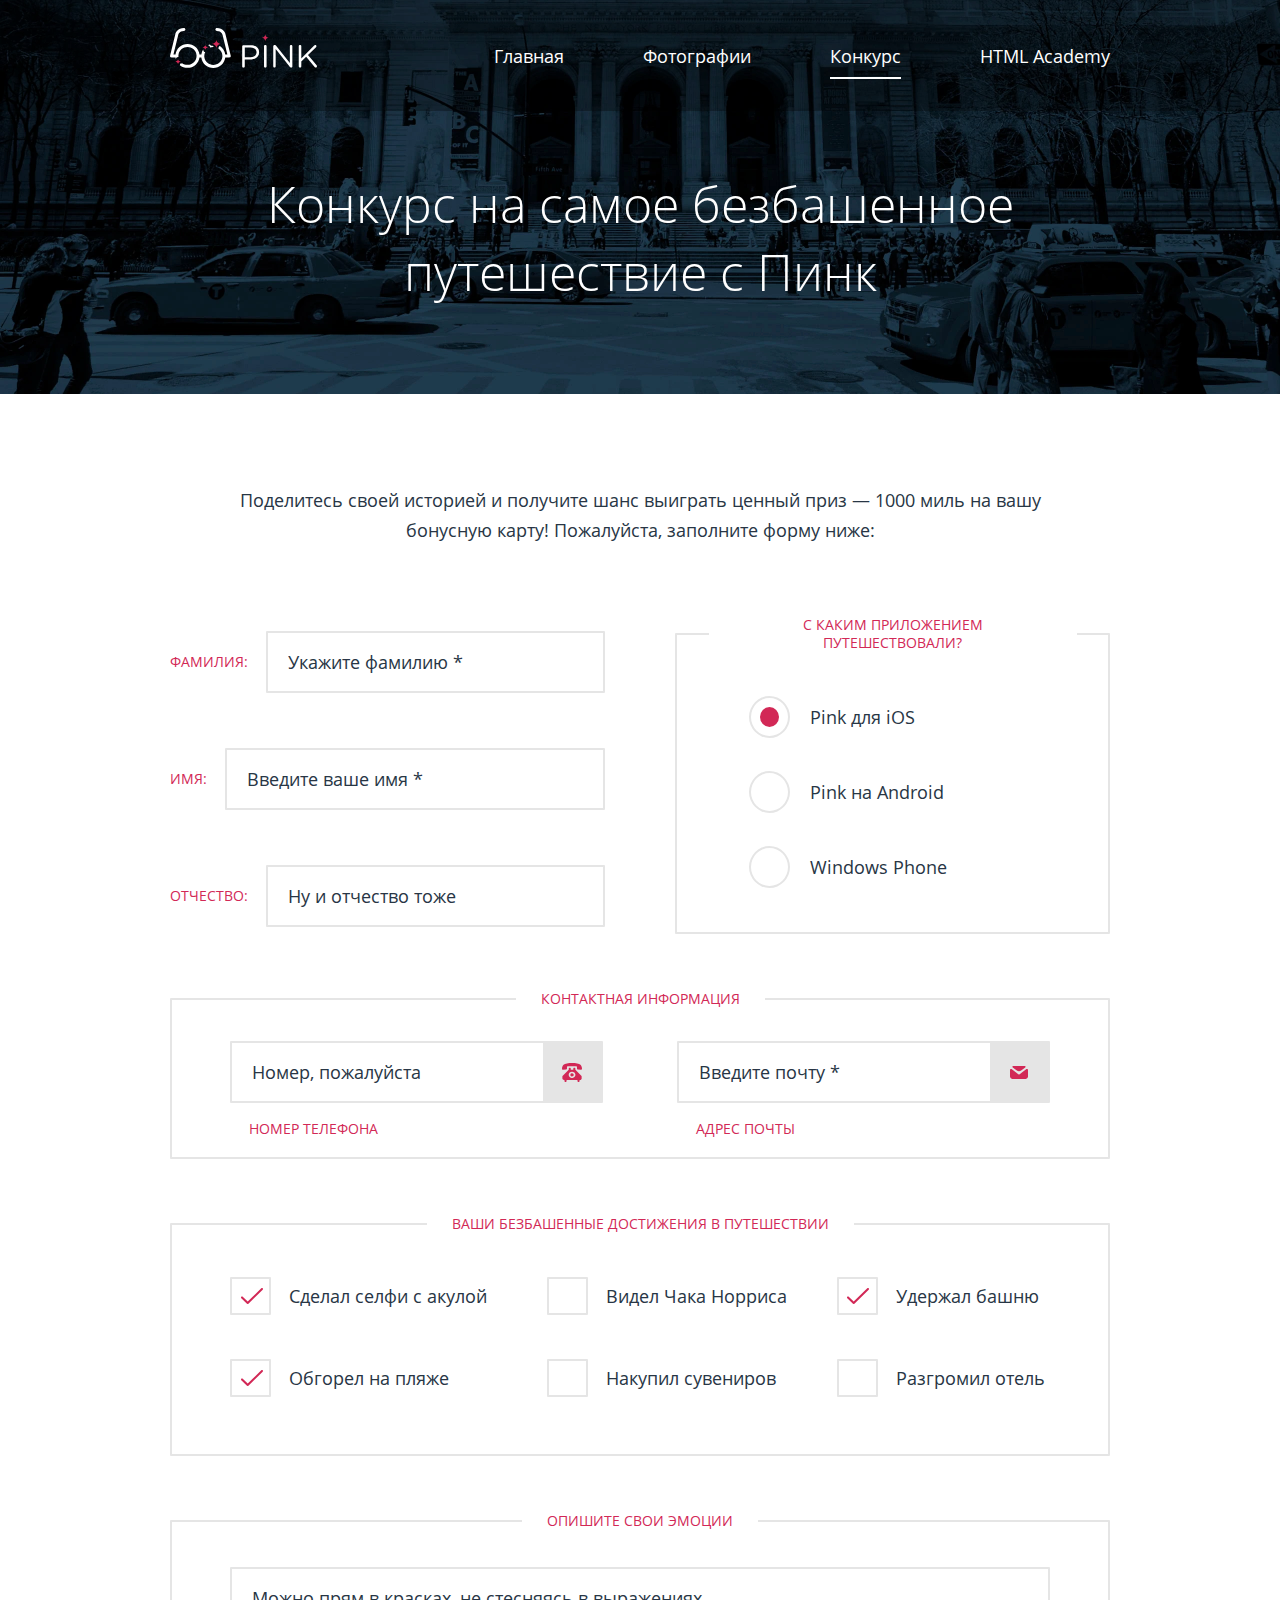
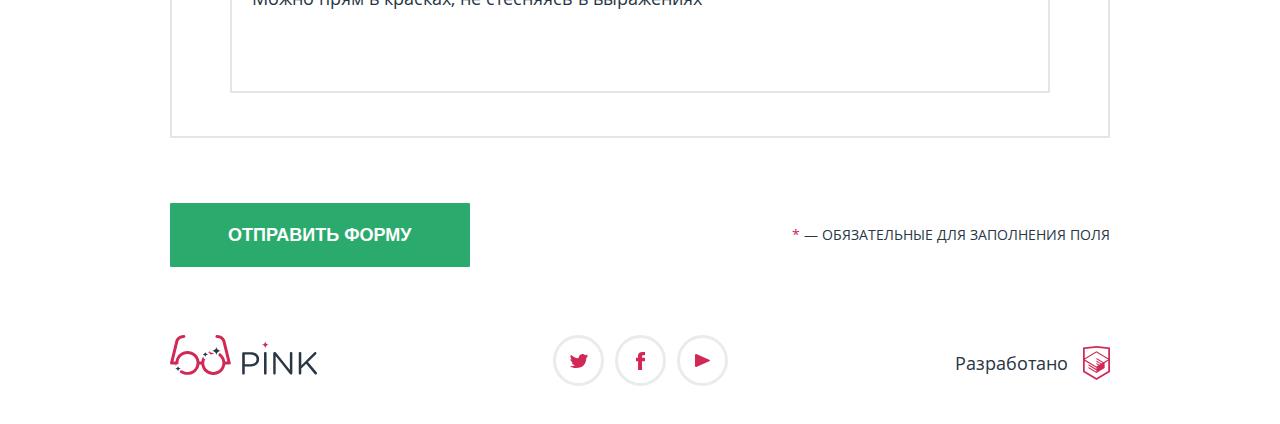
<file: form.html>
<!DOCTYPE html><html class="page" lang="ru"><head><meta charset="UTF-8"><meta name="viewport" content="width=device-width,initial-scale=1"><meta name="description" content="Сайт Pink, сделанный в рамках практики в HTML Academy"><title>Приложение Pink: Конкурс на самое безбашенное путешествие с Пинк</title><link rel="stylesheet" href="./css/style.min.css"><link rel="preload" href="./fonts/opensanslight.woff2" as="font" type="font/woff2"><link rel="preload" href="./fonts/opensans.woff2" as="font" type="font/woff2"><link rel="preload" href="./fonts/opensansbold.woff2" as="font" type="font/woff2"><link rel="preload" href="./fonts/opensanslight.woff" as="font" type="font/woff"><link rel="preload" href="./fonts/opensans.woff" as="font" type="font/woff"><link rel="preload" href="./fonts/opensansbold.woff" as="font" type="font/woff"><link rel="icon" href="./favicon.ico"><link rel="icon" href="./img/favicon/favicon-32x32.svg" type="image/svg+xml"><link rel="apple-touch-icon" href="./img/favicon/apple-icon-180x180.png"><link rel="manifest" href="./manifest.webmanifest"></head><body class="page__body"><div class="page__svg-sprite sr-only"><!-- inject:svg --><!-- endinject --></div><header class="page__header page-header page-header--form"><nav class="page-header__nav"><div class="page-header__wrapper"><a class="page-header__logo logo-header" href="./index.html"><span class="visually-hidden">Логотип сайта.</span> <svg class="logo-header__sign" width="74" height="23"><use xlink:href="./img/sprite.svg#logo-header-sign"></use></svg> <svg class="logo-header__image" width="145" height="40"><use xlink:href="./img/sprite.svg#logo-header-image"></use></svg> <svg class="logo-header__decorated" width="147" height="40"><use class="logo-header__decorated" xlink:href="./img/sprite.svg#logo-header-decorated"></use></svg> </a><button class="page-header__toggler" type="button"><span class="visually-hidden">Открыть меню</span></button><ul class="page-header__list site-menu"><li class="site-menu__item"><a class="site-menu__link" href="./index.html">Главная</a></li><li class="site-menu__item"><a class="site-menu__link" href="./catalog.html">Фотографии</a></li><li class="site-menu__item site-menu__item--active"><a class="site-menu__link" href="./form.html">Конкурс</a></li><li class="site-menu__item"><a class="site-menu__link" href="https://htmlacademy.ru/">HTML Academy</a></li></ul></div></nav><div class="page-header__promo promo container"><h1 class="promo__heading page-main__heading">Конкурс на самое безбашенное путешествие с Пинк</h1></div></header><main class="page__main page-main page-main--form"><section class="page-main__section form"><h2 class="visually-hidden">Форма анкеты</h2><div class="form__subheading-container container"><p class="page-main__subheading form__subheading">Поделитесь своей историей и получите шанс выиграть ценный приз — 1000 миль на вашу бонусную карту!</p></div><form class="form__body" action="https://echo.htmlacademy.ru/" method="post"><div class="form__container container"><fieldset class="form__group field-group field-group--name"><legend class="visually-hidden">ФИО</legend><div class="field-group__wrapper container"><ul class="field-group__list"><li class="field-group__item"><label class="field"><span class="field__lead">ФАМИЛИЯ:</span> <input class="field__input" name="second-name" placeholder="Укажите фамилию *" type="text" required></label></li><li class="field-group__item"><label class="field"><span class="field__lead">ИМЯ:</span> <input class="field__input" name="first-name" placeholder="Введите ваше имя *" type="text" required></label></li><li class="field-group__item"><label class="field"><span class="field__lead">ОТЧЕСТВО:</span> <input class="field__input" name="patronymic" placeholder="Ну и отчество тоже" type="text"></label></li></ul></div></fieldset><fieldset class="form__group field-group field-group--achievements"><legend class="field-group__legend visually-hidden">Ваши безбашенные достижения в путешествии</legend><div class="field-group__wrapper container"><p class="field-group__heading">Ваши безбашенные достижения в путешествии</p><ul class="field-group__list"><li class="field-group__item"><label class="control control--checkbox"><input class="control__input" name="achievements" value="selfie-shark" type="checkbox" checked="checked"> <span class="control__lead">Сделал селфи с акулой</span></label></li><li class="field-group__item"><label class="control control--checkbox"><input class="control__input" name="achievements" value="burned-on-beach" type="checkbox" checked="checked"> <span class="control__lead">Обгорел на пляже</span></label></li><li class="field-group__item"><label class="control control--checkbox"><input class="control__input" name="achievements" value="Chuck-Norris" type="checkbox"> <span class="control__lead">Видел Чака Норриса</span></label></li><li class="field-group__item"><label class="control control--checkbox"><input class="control__input" name="achievements" value="souvenirs" type="checkbox"> <span class="control__lead">Накупил сувениров</span></label></li><li class="field-group__item"><label class="control control--checkbox"><input class="control__input" name="achievements" value="tower" type="checkbox" checked="checked"> <span class="control__lead">Удержал башню</span></label></li><li class="field-group__item"><label class="control control--checkbox"><input class="control__input" name="achievements" value="destroyed-hotel" type="checkbox"> <span class="control__lead">Разгромил отель</span></label></li></ul></div></fieldset><fieldset class="form__group field-group field-group--contacts"><legend class="field-group__legend visually-hidden">Контактная информация</legend><div class="field-group__wrapper container"><ul class="field-group__list"><li class="field-group__item"><label class="field field--phone"><span class="field__lead">НОМЕР ТЕЛЕФОНА</span> <span class="field__input-wrapper"><input class="field__input" name="phone" placeholder="Номер, пожалуйста" type="text"> <span class="field__input-image"></span></span></label></li><li class="field-group__item"><label class="field field--mail"><span class="field__lead">АДРЕС ПОЧТЫ</span> <span class="field__input-wrapper"><input class="field__input" name="e-mail" placeholder="Введите почту *" type="text" required> <span class="field__input-image"></span></span></label></li></ul></div></fieldset><fieldset class="form__group field-group field-group--apps"><legend class="field-group__legend visually-hidden">С каким приложением путешествовали?</legend><div class="field-group__wrapper container"><p class="field-group__heading">С каким приложением путешествовали?</p><ul class="field-group__list"><li class="field-group__item"><label class="control control--radio"><input class="control__input" name="version" value="ios" type="radio" checked="checked"> <span class="control__lead">Pink для iOS</span></label></li><li class="field-group__item"><label class="control control--radio"><input class="control__input" name="version" value="android" type="radio"> <span class="control__lead">Pink на Android</span></label></li><li class="field-group__item"><label class="control control--radio"><input class="control__input" name="version" value="windows" type="radio"> <span class="control__lead">Windows Phone</span></label></li></ul></div></fieldset><fieldset class="form__group field-group field-group--opinion"><legend class="field-group__legend visually-hidden">Опишите свои эмоции</legend><div class="field-group__wrapper container"><p class="field-group__heading">Опишите свои эмоции</p><div class="field"><textarea class="field__input" name="comment" id="comment" placeholder="Можно прям в красках, не стесняясь в выражениях"></textarea></div></div></fieldset></div><div class="form__button-container container"><button class="form__button button button--form" type="submit">Отправить форму</button><p class="form__additional"><span class="form__special-text">*</span> <span class="form__additional-text">— обязательные поля</span></p></div></form></section></main><footer class="page__footer page-footer page-footer--form"><div class="page-footer__wrapper container"><a class="page-footer__logo logo-footer"><span class="visually-hidden">Логотип сайта.</span> <svg class="logo-footer__image" width="145" height="40"><use xlink:href="./img/sprite.svg#logo-footer"></use></svg> <svg class="logo-footer__image-decorated" width="147" height="40"><use xlink:href="./img/sprite.svg#logo-footer-decorated"></use></svg></a><ul class="page-footer__social social"><li class="social__item"><a class="social__link" href="#"><span class="visually-hidden">Twitter.</span> <img class="social__icon" src="./img/icons/twitter.svg" width="18" height="14" alt=""></a></li><li class="social__item"><a class="social__link" href="#"><span class="visually-hidden">Facebook.</span> <img class="social__icon" src="./img/icons/facebook.svg" width="9" height="18" alt=""></a></li><li class="social__item"><a class="social__link" href="#"><span class="visually-hidden">Youtube.</span> <img class="social__icon" src="./img/icons/youtube.svg" width="15" height="13" alt=""></a></li></ul><a class="page-footer__developer developer" href="https://htmlacademy.ru/intensive/adaptive"><span class="visually-hidden">Разработано в HTML Academy.</span> Разработано <svg class="developer__image" width="27" height="34"><use xlink:href="./img/sprite.svg#logo-html"></use></svg></a></div></footer><div class="modal modal--mistake"><div class="modal__container"><section class="modal__content"><div class="modal__wrapper container"><h2 class="modal__heading">Что-то пошло не так!</h2><p class="modal__text">Проверьте поля, выделенные красным, скорее всего вы забыли их заполнить</p><div class="modal__button-wrapper"><button class="modal__button button button--form">ok</button></div></div></section></div></div><div class="modal modal--success"><div class="modal__container"><section class="modal__content"><div class="modal__wrapper container"><h2 class="modal__heading">Ваша заявка отправлена</h2><p class="modal__text">Спасибо за ваше участие, ваша заявка уже поступила к нам. В ближайшее время мы рассмотрим ее и оповестим вас.</p><div class="modal__button-wrapper"><button class="modal__button button button--form">закрыть окно</button></div></div></section></div></div><script src="./js/form.min.js"></script></body></html>
</file>
<file: css/style.min.css>
.visually-hidden{position:absolute;width:1px;height:1px;margin:-1px;padding:0;border:0;clip:rect(0 0 0 0);overflow:hidden}@font-face{font-family:"Open Sans";font-weight:300;font-style:normal;font-display:swap;src:url(../fonts/opensanslight.woff2)format("woff2"),url(../fonts/opensanslight.woff)format("woff")}@font-face{font-family:"Open Sans";font-weight:400;font-style:normal;font-display:swap;src:url(../fonts/opensans.woff2)format("woff2"),url(../fonts/opensans.woff)format("woff")}@font-face{font-family:"Open Sans";font-weight:700;font-style:normal;font-display:swap;src:url(../fonts/opensansbold.woff2)format("woff2"),url(../fonts/opensansbold.woff)format("woff")}*,::after,::before{box-sizing:border-box}img{max-width:100%;height:auto}.site-menu{margin:0;padding:0;list-style-type:none;font-weight:700;font-size:18px;line-height:32px;text-transform:uppercase}@media (max-width:999px){.site-menu{background-color:#283645;text-align:center}}@media (min-width:1000px){.site-menu{display:flex;justify-self:end;flex-wrap:wrap}}@media (max-width:999px){.site-menu__item{box-shadow:0 1px 0 0 rgba(255,255,255,.15) inset;border-top:1px #000 solid}.site-menu__item:last-child{border-bottom:1px solid #000}}@media (min-width:1000px){.site-menu__item--active{text-decoration:underline;text-underline-offset:14px;text-decoration-thickness:2px;text-decoration-color:#fff;z-index:5}}.site-menu__link{display:block;color:#fff;text-decoration:none}.site-menu__link:hover{color:#d22856}.site-menu__link:active{opacity:.3}@media (min-width:1000px){.site-menu__link:active{color:#fff}}@media (max-width:999px){.site-menu__link{padding-top:15px;padding-bottom:15px}}@media (min-width:1000px){.site-menu__link{padding:46.5px 39.5px;max-width:210px;text-align:center;text-transform:none;font-weight:400;line-height:18px}}.button{color:#d22856;font-weight:700;font-size:18px;line-height:18px;text-align:center;text-decoration:none;border:3px solid #d22856;border-radius:30px}.button:hover{background-color:#d22856;color:#fff}.button:active{background-color:#d22856;color:rgba(255,255,255,.3)}@media (max-width:659px){.button{display:block;width:100%}}.button--secondary{color:#fff;border-color:#fff;background-color:#1d2631}.button--secondary:hover{background-color:#fff;color:#d22856}.button--secondary:active{color:rgba(210,40,86,.3)}.button--cancel,.button--cancel:hover{color:rgba(40,54,69,.1);border-color:rgba(40,54,69,.1);background-color:transparent}.button--cancel:hover{color:rgba(40,54,69,.3);border-color:rgba(40,54,69,.3)}.button--cancel:active{color:rgba(255,255,255,.3);border-color:transparent;background-color:rgba(40,54,69,.3)}.button--form{padding:15px;color:#fff;text-transform:uppercase;line-height:30px;border-radius:1px;border:2px solid #2aab6d;background:#2aab6d}@media (min-width:660px){.button--form{padding:15px 56px}}.button--standart{padding:15px}.review{display:flex;flex-direction:column}.review__author-name{margin:0 0 13px;color:#000;font-weight:700;font-size:18px;text-align:center}@media (min-width:660px){.review__author-name{order:1;margin-bottom:-1px;font-size:20px}}@media (min-width:1000px){.review__author-name{margin-bottom:2px;font-size:24px}}.review__text{margin:0 auto 27px}@media (min-width:660px){.review__text{margin-bottom:36px;font-size:18px}}@media (min-width:1000px){.review__text{max-width:688px}}.review__author-description{display:none}@media (min-width:660px){.review__author-description{display:block;order:2;margin:0 0 30px}}@media (min-width:1000px){.review__author-description{font-size:18px}}.rate{position:relative}@media (max-width:659px){.rate{margin-bottom:35px}.rate--list{display:none}}.rate__title{color:#fff;background-color:#283645;text-transform:uppercase;text-align:center}@media (max-width:659px){.rate__title{position:relative;padding:0 20px;width:100vw;margin-left:calc(50% - 50vw)}}@media (min-width:660px){.rate--list .rate__title{opacity:0}}.rate__title-wrapper{position:relative;display:flex;flex-direction:column;padding:13px 0 29px;overflow:hidden;border-right:2px solid #fff;border-left:2px solid #fff}@media (min-width:660px){.rate__title-wrapper{padding:13px 0 8px;border-left:none}}@media (min-width:1000px){.rate__title-wrapper{padding:16px 0 20px}}@media (min-width:660px){.rates__list li:last-child .rate__title-wrapper{border-right:2px solid #283645}}.rate__hit{display:none;background-color:#d22856;transform:rotate(-45deg)}.rate--hit .rate__hit{position:absolute;left:-107px;display:flex;align-items:center;justify-content:center;transform:rotate(-45deg);height:23px;width:100%}@media (min-width:660px){.rate--hit .rate__hit{left:-53px;height:19px}}@media (min-width:1000px){.rate--hit .rate__hit{left:-88px;height:26px}}.rate__name{margin-bottom:-4px;font-weight:700;font-size:16px}@media (max-width:659px){.rate__name{padding:0 50px}}@media (min-width:1000px){.rate__name{margin-bottom:0;font-size:18px}}.rate__price{font-weight:300;font-size:18px}@media (max-width:659px){.rate__price{padding:0 50px}}@media (min-width:1000px){.rate__price{font-size:24px}}@media (max-width:659px){.rate__point-wrapper{width:100vw;margin-left:calc(50% - 50vw);background-color:#fff}}.rate__point{position:relative;display:flex;justify-content:space-between;align-items:center;padding:0 40px;min-height:61px;text-transform:uppercase;border-right:2px solid #e5e5e5;border-left:2px solid #e5e5e5}@media (min-width:660px){.rate__point{justify-content:center;padding:0 15px;min-height:48px;text-transform:none;background-color:#fff;border-left:none;border-bottom:2px solid #e5e5e5}}@media (min-width:1000px){.rate__point{padding:0 20px;min-height:62px;font-size:18px}}.rate__point::before{content:"";display:block;position:absolute;bottom:0;right:0;width:100vw;margin-left:calc(50% - 50vw);height:2px;background-color:#e5e5e5}@media (min-width:660px){.rate__point::before{display:none}.rate--list .rate__point{justify-content:flex-start;border-left:2px solid #e5e5e5}.rate--list .rate__point:nth-of-type(2){border-top:2px solid #e5e5e5}}.rate__point-text{padding:7px 0;max-width:190px}@media (min-width:660px){.rate__point-text{display:none}}.rate__point--yes .rate__point-sign::before{content:"";display:block;width:31px;height:21px;background-image:url(../img/icons/yes.svg)}.rate__point--no .rate__point-sign::before{content:"";display:block;width:27px;height:27px;background-image:url(../img/icons/no.svg)}.developer,.social,.social__link{display:flex;justify-content:center}.social{margin:0;padding:0;list-style-type:none;flex-wrap:wrap;gap:11px 11px}.developer,.social__link{align-items:center}.social__link{width:51px;height:51px;border-radius:50%;border:3px solid rgba(40,54,69,.1)}.social__link:hover{border-color:#283645}.social__link:active{opacity:.3;border:3px solid rgba(40,54,69,.3)}.developer{gap:0 15px;color:inherit;line-height:18px;text-decoration:none}@media (min-width:1000px){.developer{font-size:18px}}.developer__image{color:#d22856}.developer:hover .developer__image{color:#283645}.developer:active .developer__image{color:rgba(40,54,69,.3)}.field-group{border:0;padding:0 0 43px;margin:0}@media (min-width:660px){.field-group{border-radius:1px;border:2px solid #e5e5e5;padding-right:58px;padding-left:58px;margin-bottom:58px}}@media (min-width:1000px){.field-group{margin:0}.field-group:not(:first-of-type){grid-column:1/-1}.field-group:nth-of-type(4){grid-column:2/3;margin-top:-15px}}@media (min-width:660px){.field-group--name{order:-3;border:0;padding-left:0;padding-right:0;margin-bottom:15px}}@media (min-width:1000px){.field-group--name{padding:0;margin:0}}@media (max-width:659px){.field-group--achievements,.field-group--apps{background-color:#f2f2f2}}.field-group--achievements{padding-top:40px}@media (min-width:660px){.field-group--achievements{padding-top:6px;padding-bottom:49px}}@media (min-width:1000px){.field-group--achievements{padding-bottom:57px}}.field-group--contacts{padding-top:14px}@media (min-width:660px){.field-group--contacts{order:-1;padding-top:36px;padding-bottom:14px}}@media (min-width:1000px){.field-group--contacts{padding-top:33px;padding-bottom:1px}}.field-group--apps{padding-top:38px;padding-bottom:40px}@media (min-width:660px){.field-group--apps{order:-2;padding-top:9px;padding-bottom:52px}}@media (min-width:1000px){.field-group--apps{padding:0}}.field-group--opinion{padding-top:38px;padding-bottom:37px}@media (min-width:660px){.field-group--opinion{padding-top:22px;padding-bottom:41px}}@media (min-width:1000px){.field-group--opinion{padding-bottom:33px}}.field-group__list{margin:0;padding:0;list-style-type:none}.field-group--achievements .field-group__list{display:flex;flex-direction:column;gap:44px;padding-top:38px}@media (min-width:1000px){.field-group--achievements .field-group__list{display:grid;grid-template-columns:1fr 30% 26%;gap:44px 44px}}.field-group--apps .field-group__list{display:flex;flex-direction:column;gap:33px;padding-top:33px}@media (min-width:1000px){.field-group--apps .field-group__list{padding:44px 72px}}@media (min-width:660px){.field-group--name .field-group__list{display:flex;flex-direction:column;gap:53px}}@media (min-width:1000px){.field-group--name .field-group__list{gap:55px}}@media (min-width:660px){.field-group--contacts .field-group__list{display:flex;flex-direction:column;gap:18px 0}}@media (min-width:1000px){.field-group--contacts .field-group__list{display:grid;grid-template-columns:1fr 1fr;gap:0 74px}.field-group--achievements .field-group__item:first-of-type{order:-1}.field-group--achievements .field-group__item:nth-of-type(2){order:3}.field-group--achievements .field-group__item:nth-of-type(3){order:1}.field-group--achievements .field-group__item:nth-of-type(4){order:4}.field-group--achievements .field-group__item:nth-of-type(5){order:2}.field-group--achievements .field-group__item:nth-of-type(6){order:5}}.field-group__heading{display:block;margin:0 auto;color:#d22856;line-height:18px;text-align:center;text-transform:uppercase}@media (max-width:659px){.field-group__heading{max-width:250px}}@media (min-width:660px){.field-group__heading{padding:0 25px}}@media (min-width:1000px){.field-group--apps .field-group__heading{max-width:368px}}.field-group--opinion .field{padding-top:15px}@media (min-width:660px){.field-group--name .field{display:flex;gap:18px}.field-group--contacts .field{display:flex;flex-direction:column}}.field__lead{display:block;padding-top:17px;padding-bottom:6px;color:#d22856;text-transform:uppercase}.field-group--contacts .field__lead,.field-group--name .field__lead{padding-right:23px;padding-left:23px}@media (min-width:660px){.field-group--contacts .field__lead{padding-left:19px;padding-top:11px;padding-bottom:12px}.field-group--name .field__lead{display:flex;align-items:center;padding:0;max-width:95px}}.field__input,.field__input::placeholder{color:#283645;font-family:"Open Sans","Arial",sans-serif;font-weight:400;font-size:18px;line-height:30px}.field__input-wrapper{position:relative}@media (min-width:660px){.field__input-wrapper{display:flex;align-items:center;overflow:hidden}.field-group--contacts .field__input-wrapper{order:-1}}.field__input{width:100%;padding:14px 20px;border-radius:1px;border:2px solid #e5e5e5}.field-group__item:hover .control__lead::before,.field__input:hover{border-color:#283645}.field__input:focus{outline:2px solid #d22856;outline-offset:-2px}.field-group--opinion .field__input{min-height:202px;resize:none}@media (min-width:660px){.field-group--opinion .field__input{min-height:193px}}@media (min-width:1000px){.field-group--opinion .field__input{min-height:126px}}.field__input-image{display:none}@media (min-width:660px){.field__input-image{position:absolute;right:2px;display:block;background-color:#e5e5e5}.field__input-image::before{content:"";padding:29px;display:block;background-position:center;background-repeat:no-repeat}.field--phone .field__input-image::before{width:20px;height:19px;background-image:url(../img/icons/phone.svg)}.field--mail .field__input-image::before{width:18px;height:13px;background-image:url(../img/icons/mail.svg)}}.control{position:relative;display:grid;grid-template-columns:41px 1fr;gap:0 29px;font-size:18px}.control__input{position:relative;z-index:1;width:100%;height:38px;margin:0;grid-column:1/2;grid-row:1/2;opacity:0}.control--radio .control__input,.control--radio .control__lead::after,.control--radio .control__lead::before{height:42px}.control__lead{grid-column:1/-1;grid-row:1/2;display:grid;grid-template-columns:41px 1fr;gap:29px;align-items:center}@media (min-width:660px){.control__lead{gap:20px}}.control--checkbox .control__lead{gap:18px}.control__lead::after,.control__lead::before{content:"";height:38px;grid-column:1/2;grid-row:1/2}.control__lead::before{background-color:#fff;border-radius:1px;border:2px solid #e5e5e5}.field-group__item:active .control__lead::before{border-color:#d22856}.control--radio .control__lead::before{border-radius:50%}.control--radio .control__input:checked+.control__lead::after{background-clip:padding-box;background-color:#d22856;border:13px solid transparent;border-radius:50%}@media (min-width:660px){.control--radio .control__input:checked+.control__lead::after{border-width:11px}}.control--checkbox .control__input:checked+.control__lead::after{background-repeat:no-repeat;background-position:calc(50% + 1px) 50%;background-image:url(../img/icons/check.svg)}.button-form{color:#fff;font-family:"Open Sans","Arial",sans-serif;font-weight:700;font-size:18px;text-transform:uppercase;background-color:#2aab6d;border:2px solid #2aab6d;border-radius:1px}.post{display:grid;align-content:space-between;padding-bottom:15px;background-color:#f2f2f2;line-height:24px;font-size:12px}@media (min-width:660px){.post{padding-bottom:21px}}.post--panorama{position:relative;padding-bottom:18px}.post__img{display:block;width:100%;margin-bottom:18px}@media (min-width:660px){.post__img{margin-bottom:23px}}.post--panorama .post__img{position:relative}@media (min-width:660px){.post__wrapper--panorama{display:grid;grid-template-columns:1fr 1fr;grid-template-rows:auto auto}}.post__panorama-mark{position:absolute;top:0;right:20px;display:flex;align-items:center;justify-content:center;width:140px;height:36px;margin:0;color:#fff;font-weight:700;text-transform:uppercase;background-color:#d22856}@media (min-width:660px){.post__panorama-mark{top:57px}}@media (min-width:1000px){.post__panorama-mark{top:54px;right:131px}}.post__author{margin:0;padding:0 14px;font-weight:700;font-size:14px}@media (min-width:660px){.post__author{padding:0 30px}}@media (min-width:1000px){.post__author{padding:0 27px}}.post__time{font-size:12px;font-weight:300;text-transform:uppercase}.post__text{margin:0 0 7px;padding:0 14px;font-size:14px}@media (min-width:660px){.post__text{padding:0 30px;margin-bottom:8px}}@media (min-width:1000px){.post__text{padding:0 27px}}@media (min-width:660px){.post__wrapper--panorama .post__text{grid-column:1/-1;margin-top:-5px;margin-bottom:7px}}.post__like-container{display:flex;align-items:center;padding:0 14px}@media (min-width:660px){.post__like-container{justify-content:space-between;padding:0 30px}}@media (min-width:1000px){.post__like-container{padding:0 27px}}@media (min-width:660px){.post__wrapper--panorama .post__like-container{grid-column:2/3;grid-row:1/2;justify-self:end}}@media (min-width:1000px){.post__wrapper--panorama .post__like-container{padding:0 30px}}.post__like{position:relative;left:-6px;display:block;width:13px;height:12px;padding:15px;margin-right:5px;background-image:url(../img/icons/heart.svg);background-position:center;background-repeat:no-repeat;background-color:transparent;border:0;cursor:pointer}@media (min-width:660px){.post__like{left:8px;margin-right:0}}@media (min-width:1000px){.post__like{left:5px}.post__wrapper--panorama .post__like{top:-2px;left:7px}}.post__amount-likes{margin:0;color:#d22856;text-transform:uppercase}@media (min-width:660px){.post__amount-likes{order:-1}}.effect{display:grid;grid-template-columns:238px 1fr;gap:0 72px}@media (min-width:1000px){.effect{grid-template-columns:298px 1fr}}@media (min-width:660px){.effect__image{content:"";display:block;width:238px;height:296px;background-image:url(../img/index/stopwatch-medium.png);background-repeat:no-repeat;background-position:center}@supports (background-image:url(../img/index/stopwatch-medium.webp)){.effect__image{background-image:url(../img/index/stopwatch-medium.webp)}}}@media (min-width:660px) and (min-resolution:2dppx){.effect__image{background-image:url(../img/index/stopwatch-medium@2x.png)}@supports (background-image:url(../img/index/stopwatch-medium@2x.webp)){.effect__image{background-image:url(../img/index/stopwatch-medium@2x.webp)}}}@media (min-width:1000px){.effect__image{width:298px;height:345px;background-image:url(../img/index/stopwatch-large.png)}@supports (background-image:url(../img/index/stopwatch-large.webp)){.effect__image{background-image:url(../img/index/stopwatch-large.webp)}}}@media (min-width:1000px) and (min-resolution:2dppx){.effect__image{background-image:url(../img/index/stopwatch-large@2x.png)}@supports (background-image:url(../img/index/stopwatch-large@2x.webp)){.effect__image{background-image:url(../img/index/stopwatch-large@2x.webp)}}}@media (min-width:660px){.effect__wrapper{padding-top:51px}}@media (min-width:1000px){.effect__wrapper{padding-top:96px}}.effect__title{margin:0;color:#000;font-size:30px;font-weight:700;line-height:36px}@media (min-width:660px){.effect__title{max-width:168px;margin-bottom:11px}}@media (min-width:1000px){.effect__title{max-width:none;margin-bottom:25px;line-height:30px}}.effect__text{line-height:24px}@media (min-width:660px){.effect__text{margin:0 0 7px}}@media (min-width:1000px){.effect__text{margin-bottom:30px;font-size:18px;line-height:30px}}.effect__link{color:#d22856;line-height:24px}@media (min-width:660px){.effect__link{display:inline-block}}@media (min-width:1000px){.effect__link{font-size:18px;line-height:30px}}.container{width:280px;margin:0 auto}@media (max-width:659px){.container{width:100%;max-width:660px;padding-left:20px;padding-right:20px}}@media (min-width:660px){.container{width:100%;max-width:980px;padding-left:20px;padding-right:20px}}@media (min-width:1000px){.container{max-width:1000px;padding-left:30px;padding-right:30px}}.logo-header{color:#fff}.logo-header :hover{color:#d22856}.logo-header :active{opacity:.3;color:#fff}.logo-header__sign{display:none}@media (max-width:659px){.logo-header__sign{display:block}.logo-header__image{display:none}}@media (min-width:660px){.logo-header__image{display:block}}@media (min-width:1000px){.logo-header__image{display:none}}.logo-header__decorated{display:none}@media (min-width:1000px){.logo-header__decorated{display:block}}.logo-footer{display:flex;justify-content:center}.logo-footer:hover{color:#d22856}.logo-footer:active{opacity:.3}@media (min-width:1000px){.logo-footer__image{display:none}}.logo-footer__image-decorated{display:none}@media (min-width:1000px){.logo-footer__image-decorated{display:block}}.toggles{display:flex;justify-content:center;align-items:center;margin:0}@media (min-width:660px){.toggles--rates{display:none}}@media (min-width:1000px){.toggles--reviews{display:none}}.toggles__button{display:flex;align-items:center;justify-content:center;width:23px;height:23px;padding:0;background-color:transparent;border:0}.toggles__button::before{content:"";display:block;width:12px;height:12px;background-color:rgba(40,54,69,.3);border-radius:50%;border:3px solid #fff}.toggles__button--rates--active::before,.toggles__button--reviews--active::before{content:"";display:block;width:12px;height:12px;border-radius:50%;background-color:transparent;border:3px solid #283645}.toggles__button:hover::before{background-color:#283645}.toggles__button:active::before{background-color:rgba(40,54,69,.1)}.rates-table{display:none}@media (min-width:660px){.rates-table{display:block}}.rates-table__wrapper{border-spacing:0}.rates-table__title{position:relative;width:25%;text-transform:uppercase;text-align:center;overflow:hidden;border-right:2px solid #e5e5e5;color:#fff;background-color:#283645}.rates-table__title--first{background-color:transparent}.rates-table__title--first--bottom{border-bottom:2px solid #e5e5e5}@media (min-width:660px){.rates-table__title:last-of-type{border-right:2px solid #283645}}.rates-table__title-content{display:flex;flex-direction:column;padding:11px 0 8px}@media (min-width:1000px){.rates-table__title-content{padding:14px 0 20px}}.rates-table__hit{display:none;background-color:#d22856;transform:rotate(-45deg)}.rates-tablet__title--hit .rates-table__hit{position:absolute;left:-107px;display:flex;align-items:center;justify-content:center;transform:rotate(-45deg);height:23px;width:100%}@media (min-width:660px){.rates-tablet__title--hit .rates-table__hit{left:-53px;height:19px}}@media (min-width:1000px){.rates-tablet__title--hit .rates-table__hit{left:-88px;height:26px}}.rates-table__title-name{margin-bottom:-4px;font-weight:700;font-size:16px}@media (min-width:1000px){.rates-table__title-name{margin-bottom:0;font-size:18px}}.rates-table__title-price{font-weight:300;font-size:18px}@media (min-width:1000px){.rates-table__title-price{font-size:24px}}.rates-table__table-body{background-color:#fff}.rates-table__cell{position:relative;padding:0 15px;border-right:2px solid #e5e5e5;border-left:none;border-bottom:2px solid #e5e5e5}@media (min-width:1000px){.rates-table__cell{padding:0 20px;min-height:62px;font-size:18px}}.rates-table__cell--first{justify-content:flex-start;border-left:2px solid #e5e5e5}.rates-table__sign{display:flex;align-items:center;justify-content:center;min-height:45px}@media (min-width:1000px){.rates-table__sign{min-height:59px}}.rates-table__sign--yes::before{content:"";display:block;width:31px;height:21px;background-image:url(../img/icons/yes.svg)}.rates-table__sign--no::before{content:"";display:block;width:27px;height:27px;background-image:url(../img/icons/no.svg)}@media (min-width:660px){.form-editor{display:grid;grid-template-columns:48.4% 1fr;grid-template-rows:min-content 1fr;gap:49px 49px}}@media (min-width:1000px){.form-editor{grid-template-columns:44.4% 1fr;gap:49px 63px}}@media (min-width:660px){.form-editor__img-wrapper{grid-row:1/-1}}@media (min-width:1000px){.form-editor__img-wrapper{padding-right:26px;padding-left:51px}}.form-editor__img{display:block;width:100%}.form-editor__list{padding:0;list-style-type:none;display:flex;flex-direction:column;align-items:center;justify-content:center;margin:0 0 18px}@media (min-width:1000px){.form-editor__list{position:relative;top:-1px}}.form-editor__item{position:relative;display:none;width:100%;padding:42px 20px 23px}@media (min-width:660px){.form-editor__item{display:grid;grid-template-columns:49px 1fr;align-items:center;padding:20px 0;border-bottom:1px solid rgba(40,54,69,.1)}}@media (min-width:1000px){.form-editor__item{grid-template-columns:90px 1fr}}.form-editor__item:last-child{border-bottom:none}.form-editor__item--active{display:grid}@media (min-width:660px){.form-editor__item--crop{padding-top:5px;padding-bottom:20px}}@media (min-width:1000px){.form-editor__item--crop{padding-top:0;padding-bottom:12px}}@media (min-width:660px){.form-editor__item--fill{padding-top:23px;padding-bottom:19px}}@media (min-width:1000px){.form-editor__item--fill{padding-top:16px;padding-bottom:13px}}@media (min-width:660px){.form-editor__item--contrast{padding-top:20px;padding-bottom:19px}}@media (min-width:1000px){.form-editor__item--contrast{padding-top:19px}}.form-editor__item::after{content:"";position:absolute;bottom:0;left:0;display:block;width:100vw;margin-left:calc(50% - 50vw);height:1px;background-color:rgba(40,54,69,.3)}@media (min-width:660px){.form-editor__item::after{display:none}}.form-editor__item-wrapper{display:flex;flex-wrap:wrap;justify-content:center;margin-bottom:21px;gap:41px}@media (min-width:660px){.form-editor__item-wrapper{margin-bottom:0;justify-content:start}}.form-editor__link{display:flex;align-items:center;color:#283645;opacity:.3}@media (min-width:660px){.form-editor__link{display:none}}.form-editor__link--active{color:#d22856;opacity:1}@media (min-width:660px){.form-editor__link--active{display:flex}}.form-editor__link:hover:not(.form-editor__link--active){opacity:.5}@media (min-width:660px){.form-editor__item--contrast .form-editor__icon{position:relative;left:3px;top:-2px}}@media (min-width:660px) and (max-width:1000px){.form-editor__item--crop .form-editor__icon{width:22px;height:22px}.form-editor__item--fill .form-editor__icon{width:24px;height:22px}.form-editor__item--contrast .form-editor__icon{width:16px;height:16px}}@media (min-width:660px){.form-editor__scale-wrapper{display:block;width:100%;padding-right:20px}}@media (min-width:1000px){.form-editor__scale-wrapper{padding-right:32px}}@media (min-width:660px){.form-editor__scale{position:relative;top:-5px}}.form-editor__buttons-wrapper{display:flex;flex-direction:column;gap:11px 0;padding-top:22px}@media (min-width:660px){.form-editor__buttons-wrapper{grid-column:2/3;gap:25px 0;padding-top:0;padding-right:13px}}@media (min-width:1000px){.form-editor__buttons-wrapper{flex-direction:row;flex-wrap:wrap;gap:42px;align-self:end;padding-right:0}.form-editor__buttons-wrapper button{width:100%;max-width:183px}}.scale{height:2px;width:100%;appearance:none;background-color:#283645}.scale::-moz-range-thumb{width:16px;height:16px;border:2px solid #d22856;border-radius:50%;background-color:#f2f2f2}.scale::-moz-range-thumb:active{background-color:#d22856}@media (min-width:660px){.scale::-moz-range-thumb{width:14px;height:14px}}.scale::-webkit-slider-thumb{appearance:none;width:16px;height:16px;border:2px solid #d22856;border-radius:50%;background-color:#f2f2f2;cursor:pointer}.scale::-webkit-slider-thumb:active{background-color:#d22856}@media (min-width:660px){.scale::-webkit-slider-thumb{width:14px;height:14px}}.download{color:#fff}@media (max-width:659px){.download{padding-top:28px;padding-bottom:31px;background-color:#1d2631}}@media (min-width:660px) and (max-width:999px){.download{width:48.3%}}@media (min-width:1000px){.download{display:flex}.download__wrapper{width:300px}}.download__button{display:block;padding:16px 20px}@media (max-width:659px){.download__button{margin-bottom:28px}}@media (min-width:660px){.download__button{margin-bottom:46px;background-color:transparent}}@media (min-width:1000px){.download__button{margin-bottom:67px;font-size:21px}}.download__list{margin:0;padding:0;list-style-type:none;display:flex;align-items:flex-end;justify-content:center;flex-wrap:wrap;gap:35px}@media (max-width:659px){.download__list{margin-bottom:13px}}@media (min-width:660px){.download__list{margin-bottom:23px}}@media (min-width:1000px){.download__list{margin-bottom:42px}}.download__text{margin:0 auto;max-width:300px;font-weight:300;line-height:24px;text-align:center}@media (min-width:660px){.download__text{font-size:18px}}@media (max-width:659px){.advantages{padding-top:40px}}@media (min-width:660px){.advantages{padding-top:45px}}@media (min-width:1000px){.advantages{padding-top:62px;background-image:linear-gradient(175.2deg,#fff 28.4%,#f2f2f2 28.4%)}}.advantages__heading{margin:0}@media (max-width:659px){.advantages__heading-text{margin-bottom:30px}.advantages__heading-text:last-of-type{margin-bottom:0}}@media (min-width:1000px){.advantages__heading-text{margin-bottom:0}}@media (min-width:660px){.advantages__heading-text-first{margin-bottom:-2px}.advantages__heading-text-second{max-width:335px;margin:0 auto}}@media (min-width:1000px){.advantages__heading-text-second{max-width:417px}}@media (max-width:659px){.advantages__wrapper{background-image:conic-gradient(from 87deg at 0 7%,#f2f2f2 0%,#fff 97%)}}@media (min-width:660px){.advantages__wrapper{background-image:linear-gradient(transparent 60.3%,#fff 60.3%),linear-gradient(175.5deg,#fff 9%,#f2f2f2 9%)}}@media (min-width:1000px){.advantages__wrapper{padding-top:57px;padding-bottom:68px;background-image:none}}.advantages__inner{position:relative;overflow:hidden}@media (max-width:659px){.advantages__inner{padding-top:112px;padding-bottom:288px;text-align:center}}@media (min-width:660px){.advantages__inner{display:grid;grid-template-columns:268px 1fr;gap:0 42px;min-height:516px;padding-top:35px;margin-bottom:44px}}@media (min-width:1000px){.advantages__inner{display:block;padding-top:0;margin-bottom:67px}}.advantages__list{margin:0;padding:0;list-style-type:none}@media (min-width:660px){.advantages__list{display:flex;flex-direction:column;justify-content:center;gap:35px 0;padding-top:70px;padding-bottom:41px}}@media (min-width:1000px){.advantages__list{display:grid;grid-template-columns:1fr 1fr 1fr;gap:20px 8px;padding:0}}.advantages__item{display:flex;flex-direction:column;gap:12px 0}.advantages__item--disable{display:none}@media (max-width:659px){.advantages__item{margin-bottom:31px}.advantages__list .advantages__item:nth-child(3) .advantages__item{margin-bottom:0}}@media (min-width:1000px){.advantages__item{position:relative;gap:0;padding-top:357px;text-align:center}.advantages__list .advantages__item:first-child,.advantages__list .advantages__item:last-child{position:relative}.advantages__list .advantages__item:first-child{right:3px}.advantages__list .advantages__item:last-child{left:3px}}.advantages__title{margin:0;color:#000;font-weight:700;font-size:18px;line-height:24px}@media (min-width:1000px){.advantages__title{position:relative;z-index:1;max-width:240px;margin:0 auto 24px;font-size:30px;line-height:30px}}.advantages__text{margin:0;line-height:24px}@media (min-width:1000px){.advantages__text{position:relative;z-index:1;max-width:249px;margin:0 auto 12px;font-size:18px;line-height:30px}.advantages__text:last-of-type{margin-bottom:0}}.advantages__item-img{display:none}@media (min-width:1000px){.advantages__item-img{display:block;position:absolute;top:0;z-index:0}}.advantages__effect{display:none}@media (min-width:660px){.advantages__effect{display:grid}}@media (max-width:659px){.advantages__image-wrapper{display:flex;justify-content:center;align-items:center}}@media (min-width:660px){.advantages__image-wrapper{order:-1}}@media (max-width:659px){.advantages__image{position:absolute;bottom:-43px;display:block;overflow:hidden}}@media (min-width:660px){.advantages__image{position:absolute;bottom:-67px;width:268px;height:547px}}@media (min-width:1000px){.advantages__image{display:none}}.reviews{padding:40px 0 0;text-align:center}@media (min-width:660px){.reviews{padding-top:90px}}@media (min-width:1000px){.reviews{padding-top:72px}.reviews__wrapper{position:relative}}.reviews__list{margin:0;padding:0;list-style-type:none}@media (min-width:1000px){.reviews__list::before{content:"";display:block;width:79px;height:63px;margin:0 auto 49px;background-image:url(../img/index/quotes.svg);background-repeat:no-repeat;background-position:center}}.reviews__item{display:none}.reviews__item--active{display:flex}.reviews__arrows{display:none}@media (min-width:1000px){.reviews__arrows{position:absolute;top:141px;display:flex;justify-content:space-between;width:100%}}.reviews__arrow{color:rgba(40,54,69,.3)}.reviews__arrow :hover{color:rgba(40,54,69,.6)}.reviews__arrow :active{color:rgba(40,54,69,.1)}.reviews__arrow--right{transform:rotate(180deg);position:relative;top:-10px;right:60px}.rates{padding-top:131px;padding-bottom:41px}@media (min-width:660px){.rates{padding-top:110px;padding-bottom:67px;background-image:none}}@media (min-width:1000px){.rates{padding-top:162px;padding-bottom:95px}}.rates__list{margin:0;padding:0;list-style-type:none}@media (min-width:660px){.rates__list{display:none;grid-template-columns:1fr 1fr 1fr 1fr}}@media (max-width:659px){.rates__item{display:none}.rates__item--active{display:list-item}}.contacts{position:relative;padding-top:41px;text-align:center}@media (min-width:1000px){.contacts{padding-top:59px}}.contacts__heading{margin:0 auto 34px}@media (min-width:660px){.contacts__heading{max-width:370px}}@media (min-width:1000px){.contacts__heading{padding-top:0;margin-bottom:40px;max-width:462px}}.contacts__list{padding:0;list-style-type:none;position:relative;z-index:2;display:flex;flex-direction:column;gap:14px 0;margin:0 0 34px}@media (min-width:660px){.contacts__list{flex-direction:row;justify-content:center;flex-wrap:wrap;gap:39px 97px;padding:0 30px 0 47px;margin-bottom:25px}}@media (min-width:1000px){.contacts__list{gap:17px 103px;margin-bottom:17px}}.contacts__title{margin:0;font-weight:700;font-size:18px;line-height:normal}@media (max-width:659px){.contacts__title{margin-bottom:2px}}@media (min-width:660px){.contacts__title{margin-bottom:3px}}@media (min-width:1000px){.contacts__title{margin-bottom:0}}.contacts__link{color:#d22856;font-weight:300;font-size:24px;line-height:normal;text-decoration:none}.contacts__item--adress .contacts__link address{margin:0 auto;max-width:211px}.contacts__link:hover{color:#283645;-webkit-text-decoration:underline #283645;text-decoration:underline #283645}.contacts__link:active{color:rgba(40,54,69,.3);text-decoration:none}@media (min-width:1000px){.contacts__item{display:flex;flex-direction:column;flex-wrap:wrap;gap:21px 0}}@media (max-width:660px){.contacts__item--adress{order:1}}@media (min-width:660px) and (max-width:660px){.contacts__item--adress{margin-right:16px}}.contacts__link address{font-style:normal}.contacts__triangle{position:absolute;z-index:1;left:50%;bottom:105px;margin-right:-50%;transform:translate(-50%,-50%);width:0;height:0;border-left:600px solid transparent;border-right:600px solid transparent;border-top:123px solid #fff}@media (min-width:660px){.contacts__triangle{bottom:245px}}@media (min-width:1000px){.contacts__triangle{border-left:720px solid transparent;border-right:720px solid transparent;bottom:335px}}.contacts__map{display:block;width:100%;height:200px;border:0}@media (min-width:660px){.contacts__map{height:374px}}@media (min-width:1000px){.contacts__map{height:502px}}.form{padding-top:44px}@media (min-width:660px){.form{padding-top:91px}}.form__body,.form__container{display:flex;flex-direction:column}@media (min-width:660px){.form__container{margin-bottom:65px}}@media (min-width:1000px){.form__container{display:grid;grid-template-columns:1fr 1fr;gap:56px 70px}}.form__subheading{margin:0}.form__subheading-container{margin-bottom:17px}@media (min-width:660px){.form__subheading-container{width:81%;margin-bottom:74px}}@media (min-width:1000px){.form__subheading-container{width:72%;margin-bottom:86px}}@media (min-width:660px){.form__group:last-of-type{margin-bottom:0}}.form__button-container{padding-bottom:16px}@media (min-width:660px){.form__button-container{display:flex;align-items:center;justify-content:space-between;padding-bottom:0}}.form__button{margin-bottom:34px}@media (min-width:660px){.form__button{margin-bottom:0;max-width:320px}}.form__additional{margin:0;text-align:center;text-transform:uppercase}@media (min-width:660px){.form__additional{max-width:250px}}@media (min-width:1000px){.form__additional{max-width:350px}}.form__special-text{color:#d22856}.post-list{padding-top:44px}@media (min-width:660px){.post-list{padding-top:91px}}.post-list__subheading-container{margin-bottom:50px}@media (min-width:660px){.post-list__subheading-container{max-width:500px;margin-bottom:77px}}@media (min-width:1000px){.post-list__subheading-container{max-width:700px;margin-bottom:89px}}.post-list__subheading{margin:0}@media (min-width:660px){.post-list__container{display:grid;grid-template-columns:1fr 1fr;gap:20px}}@media (min-width:1000px){.post-list__container{grid-template-columns:1fr 1fr 1fr;gap:53px 20px}}.post-list__item:not(:last-child){margin-bottom:21px}@media (min-width:660px){.post-list__item:not(:last-child){margin-bottom:0}.post-list__item:not(:last-child).post--panorama{margin-bottom:50px}}.page-footer__wrapper{display:flex;align-items:center;padding-top:40px;padding-bottom:38px}@media (max-width:659px){.page-footer__wrapper{flex-direction:column}}@media (min-width:660px){.page-footer__wrapper{align-items:start;justify-content:space-between;padding-top:36px;gap:0 50px}}@media (min-width:1000px){.page-footer__wrapper{padding-top:73px;gap:0 150px}.page-footer--catalog .page-footer__wrapper{padding-top:100px;padding-bottom:75px}.page-footer--form .page-footer__wrapper{padding-top:68px}}@media (max-width:659px){.page-footer__logo{margin-bottom:40px}.page-footer__social{margin-bottom:41px}}@media (min-width:660px){.page-footer__social{margin-right:13px}}@media (min-width:1000px){.page-footer__social{margin-right:-9px}}.page-footer__developer{position:relative}@media (min-width:660px){.page-footer__developer{bottom:-11px}}.page-header{overflow:hidden;background-color:#252527}@media (max-width:999px){.page-header{padding-bottom:271px;background-image:url(../img/background/promo-background-medium.jpg);background-repeat:no-repeat;background-position:50%0;background-size:cover}@supports (background-image:url(../img/background/promo-background-medium.webp)){.page-header{background-image:url(../img/background/promo-background-medium.webp)}}}@media (max-width:999px) and (min-resolution:2dppx){.page-header{background-image:url(../img/background/promo-background-medium@2x.jpg)}@supports (background-image:url(../img/background/promo-background-medium@2x.webp)){.page-header{background-image:url(../img/background/promo-background-medium@2x.webp)}}}@media (min-width:660px){.page-header{padding-bottom:114px}}@media (min-width:1000px){.page-header{padding-bottom:125px;background-image:url(../img/background/promo-background-large.jpg);background-repeat:no-repeat;background-position:50%0;background-size:cover}@supports (background-image:url(../img/background/promo-background-large.webp)){.page-header{background-image:url(../img/background/promo-background-large.webp)}}}@media (min-width:1000px) and (min-resolution:2dppx){.page-header{background-image:url(../img/background/promo-background-large@2x.jpg)}@supports (background-image:url(../img/background/promo-background-large@2x.webp)){.page-header{background-image:url(../img/background/promo-background-large@2x.webp)}}}@media (max-width:999px){.page-header--catalog{padding-bottom:76px}}@media (min-width:660px){.page-header--catalog{padding-bottom:129px}}@media (min-width:1000px){.page-header--catalog{padding-bottom:53px}}@media (max-width:999px){.page-header--form{padding-bottom:43px}}@media (min-width:660px){.page-header--form{padding-bottom:61px}}@media (min-width:1000px){.page-header--form{padding-bottom:53px}}.page-header__nav{background-color:rgba(0,0,0,.3)}@media (max-width:659px){.page-header__nav{margin-bottom:22px}.page-header--catalog .page-header__nav,.page-header--form .page-header__nav{margin-bottom:27px}}@media (min-width:660px){.page-header__nav{margin-bottom:74px}.page-header--catalog .page-header__nav,.page-header--form .page-header__nav{margin-bottom:65px}}@media (min-width:1000px){.page-header__nav{margin-bottom:99px}.page-header--catalog .page-header__nav,.page-header--form .page-header__nav{margin-bottom:59px}}.page-header__nav--opened{background-color:#283645}.page-header__wrapper{display:grid;padding-left:20px;padding-right:20px;max-width:1000px;margin:0 auto}@media (max-width:659px){.page-header__wrapper{grid-template-columns:74px 1fr 70px;padding-top:15px;padding-bottom:17px}}@media (min-width:660px){.page-header__wrapper{grid-template-columns:145px 1fr 70px;padding-top:27px;padding-bottom:43px}}@media (min-width:1000px){.page-header__wrapper{display:grid;grid-template-columns:147px 1fr;padding:0 30px}}.page-header__logo{display:flex;align-items:center}@media (min-width:1000px){.page-header__logo{position:relative;top:-8px}}.page-header__toggler{position:relative}.page-header__toggler:hover{color:#d22856}.page-header__toggler:active{opacity:.3}@media (max-width:999px){.page-header__toggler{grid-column:3/4;width:80px;height:36px;background-color:transparent;border:0}.page-header__nav--closed .page-header__toggler::before{content:"";display:block;position:absolute;top:6px;right:10px;width:50px;height:4px;background-color:#fff;box-shadow:0 10px 0 0#fff,0 20px 0 0#fff}}@media (max-width:999px) and (min-width:660px){.page-header__nav--closed .page-header__toggler::before{top:16px}}@media (max-width:999px){.page-header__nav--opened .page-header__toggler::after,.page-header__nav--opened .page-header__toggler::before{content:"";display:block;position:absolute;right:7px;top:18px;width:29px;height:3px;background-color:#fff}.page-header__nav--opened .page-header__toggler::before{transform:rotate(45deg);box-shadow:none}.page-header__nav--opened .page-header__toggler::after{transform:rotate(-45deg)}}@media (min-width:1000px){.page-header__toggler{display:none}}@media (max-width:999px){.page-header__nav--closed .page-header__list{display:none}.page-header__nav--opened .page-header__list{position:absolute;left:0;right:0;top:110px;z-index:2;display:block}}@media (max-width:659px){.page-header__nav--opened .page-header__list{top:68px}}@media (min-width:1000px){.page-header__list{position:relative;left:39.5px}}@media (min-width:660px) and (max-width:999px){.page-header__promo{padding-top:18px;margin-left:0;margin-right:auto;margin-bottom:31px}.page-header--catalog .page-header__promo,.page-header--form .page-header__promo{padding-top:0;margin:0 auto}}@media (min-width:1000px){.page-header__promo{margin-bottom:35px}}@media (max-width:659px){.page-header__download{position:absolute}}@media (min-width:660px){.page-header__download{position:relative;z-index:1}}@media (min-width:660px) and (max-width:999px){.page-header__download{margin-right:auto;margin-left:0;padding-right:0}}@media (min-width:660px){.page-main--form{margin-bottom:48px}}@media (min-width:1000px){.page-main--form{margin-bottom:0}}.page-main__heading{font-weight:300;font-size:24px;line-height:120%;text-align:center}@media (min-width:660px){.page-main__heading{font-size:40px;line-height:normal}.page-header--catalog .page-main__heading,.page-header--form .page-main__heading{font-size:50px}}@media (min-width:1000px){.page-main__heading{font-size:50px}}.page-main__subheading{text-align:center}@media (min-width:660px){.page-main__subheading{font-size:18px}}.page-main__wrapper{background-image:linear-gradient(176.8deg,#fff 361px,#f2f2f2 361px)}@media (min-width:660px){.page-main__wrapper{background-image:linear-gradient(176.4deg,#fff 378px,#f2f2f2 378px)}}.promo{position:relative}@media (min-width:660px){.promo{width:48.4%}.page-header--catalog .promo{width:60.4%}.page-header--form .promo{width:80.4%}}@media (min-width:1000px){.promo{width:auto;display:flex;flex-direction:column}.page-header--catalog .promo{width:48.4%;justify-content:center}.promo__wrapper{width:300px}}.promo__heading{margin:0;color:#fff;text-align:center}.page-header--catalog .promo__heading,.page-header--form .promo__heading{line-height:normal;padding:0}@media (min-width:660px){.page-header--catalog .promo__heading,.page-header--form .promo__heading{max-width:none}}@media (max-width:659px){.promo__heading{margin-bottom:315px;padding:0 20px;line-height:120%}.page-header--catalog .promo__heading,.page-header--form .promo__heading{margin-bottom:0}}@media (min-width:660px){.promo__heading{position:relative;z-index:1;max-width:336px;padding:0 35px 0 54px;line-height:120%}}@media (min-width:1000px){.promo__heading{padding:0 26.5px;font-size:50px;line-height:normal}}.promo__image{position:absolute;left:0;bottom:0;display:block}@media (max-width:659px){.promo__image{bottom:-315px}}@media (min-width:660px){.promo__image{bottom:-384px;max-width:none;width:660px;height:545px}}@media (min-width:1000px){.promo__image{bottom:-438px;left:47px;width:1050px;height:645px}}.your-photo{padding-top:44px}@media (min-width:660px){.your-photo{padding-top:88px}}@media (min-width:1000px){.your-photo{padding-top:83px}}.your-photo__subheading-container{margin-bottom:42px}@media (min-width:660px){.your-photo__subheading-container{margin-bottom:70px}}@media (min-width:1000px){.your-photo__subheading-container{margin-bottom:66px}}.your-photo__subheading{margin:0}.your-photo__wrapper{padding-top:20px;padding-bottom:44px;background-color:#f2f2f2}@media (min-width:660px){.your-photo__wrapper{padding-top:57px;padding-bottom:53px}}@media (min-width:1000px){.your-photo__wrapper{max-width:940px;padding-right:60px;padding-bottom:56px}}.modal{position:fixed;top:30%;right:0;z-index:5;display:none;width:100%;height:100%}.modal--active{display:block}.modal__container{position:relative;margin:auto;padding-top:39px;padding-bottom:49px;border-radius:1px;box-shadow:0 7px 15px 0 rgba(0,1,1,.15);background-color:#fff}@media (min-width:660px){.modal__container{width:69.69%;padding:40px 61px 49px;border-radius:5px}}@media (min-width:1000px){.modal__container{padding:40px 185px 49px;width:780px;background-image:linear-gradient(to top,#f2f2f2 163px,#fff 163px)}}.modal--success .modal__container{background-image:linear-gradient(to top,#f2f2f2 163px,#fff 163px)}@media (min-width:660px){.modal--success .modal__container{padding:40px 57px 49px}}@media (min-width:1000px){.modal--success .modal__container{padding:40px 124px 49px}}.modal__wrapper{display:flex;flex-direction:column;align-items:center;justify-content:center;text-align:center}.modal__heading{margin:0 0 25px;color:#000;line-height:24px;font-size:18px;font-weight:700}@media (min-width:660px){.modal__heading{padding:0 20px;margin-bottom:23px;line-height:40px;font-size:30px}}@media (min-width:1000px){.modal__heading{padding:0}}.modal__text{margin:0 0 40px;line-height:24px}@media (min-width:660px){.modal__text{margin-bottom:33px;font-size:18px}}@media (min-width:1000px){.modal__text{margin-bottom:113px}}.modal--success .modal__text{margin-bottom:83px}@media (min-width:1000px){.modal--success .modal__text{margin-bottom:88px}}.modal__button-wrapper{width:100%}@media (min-width:1000px){.modal__button-wrapper{padding:0 24px}.modal--success .modal__button-wrapper{padding:0 6px}}.modal__button{width:100%}.page{min-width:320px;height:100%;color:#283645;font-family:"Open Sans","Arial",sans-serif;font-weight:400;font-size:14px;line-height:30px}.page__body{min-height:100%;margin:0;display:grid;grid-template-rows:min-content 1fr min-content}.page__body-header-wrapper{background:url(../img/background-promo.jpg)no-repeat center;background-size:cover}
/*# sourceMappingURL=style.min.css.map */
</file>
